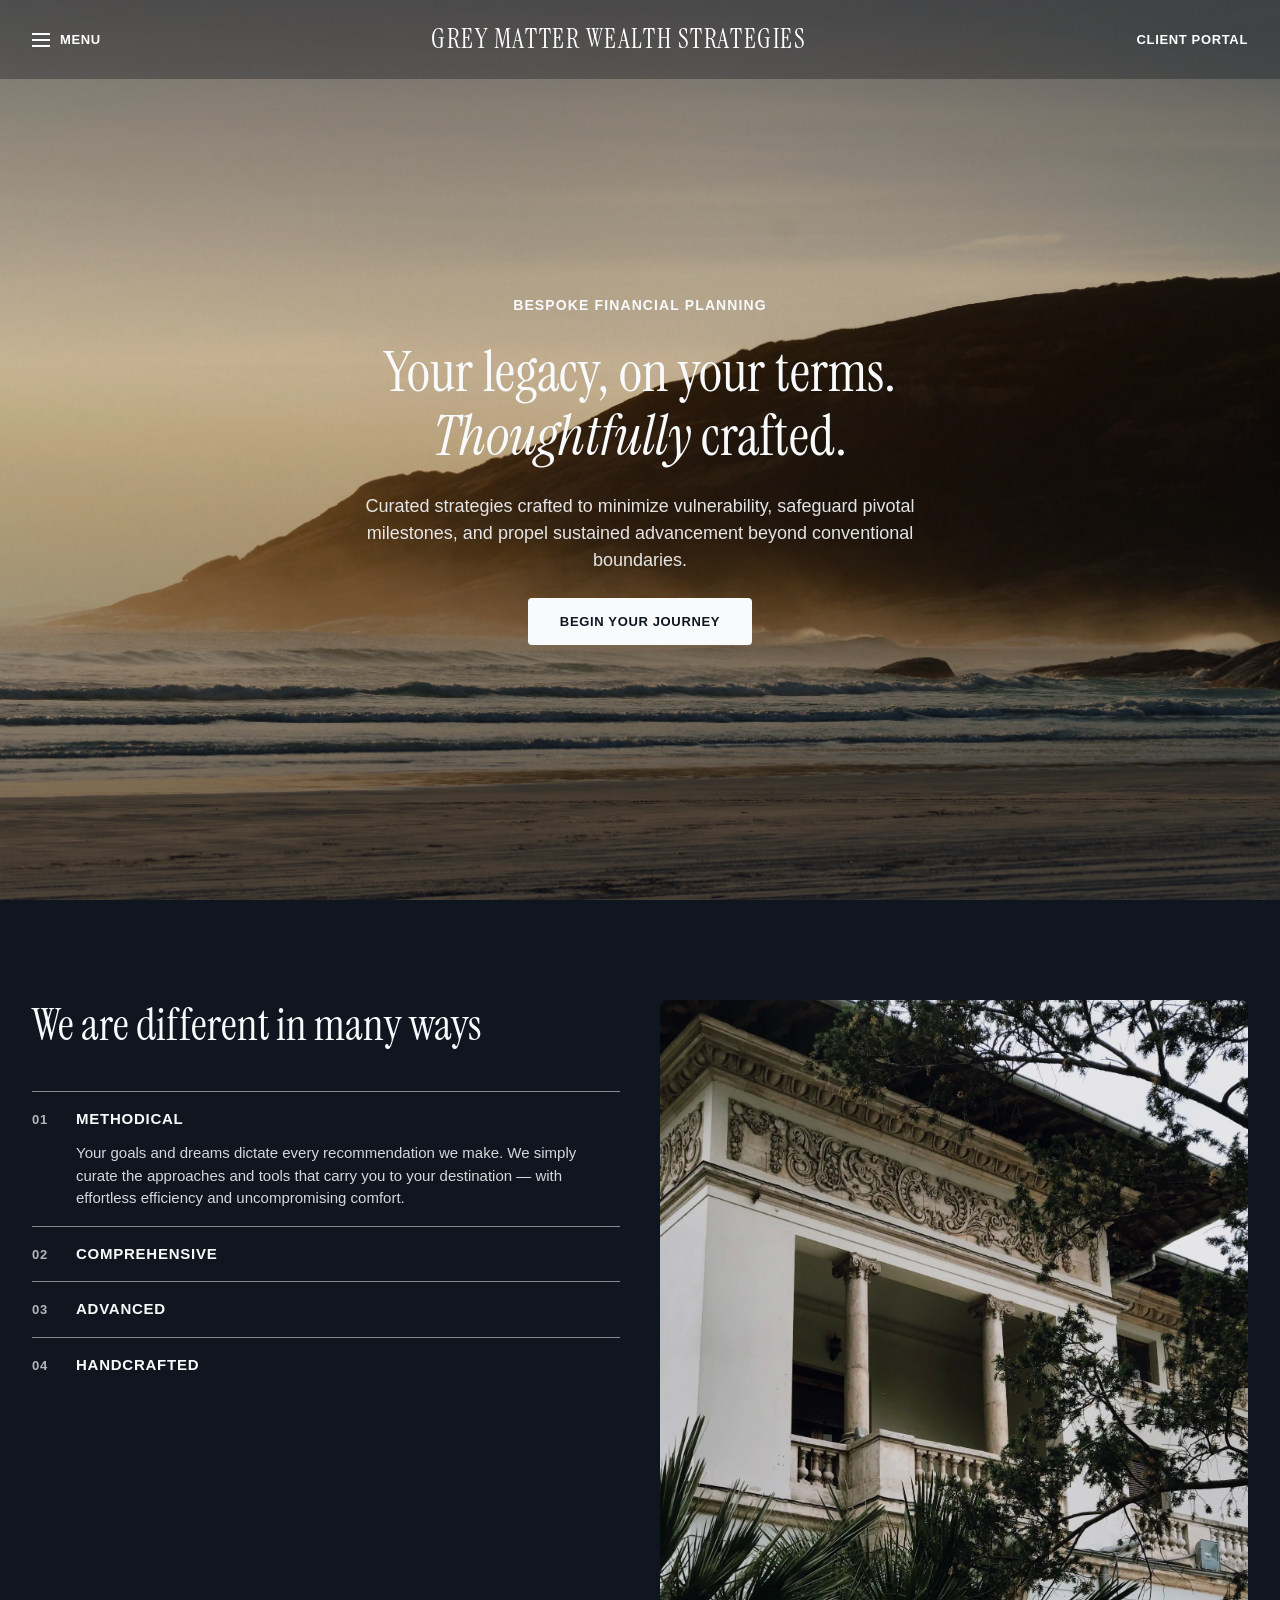
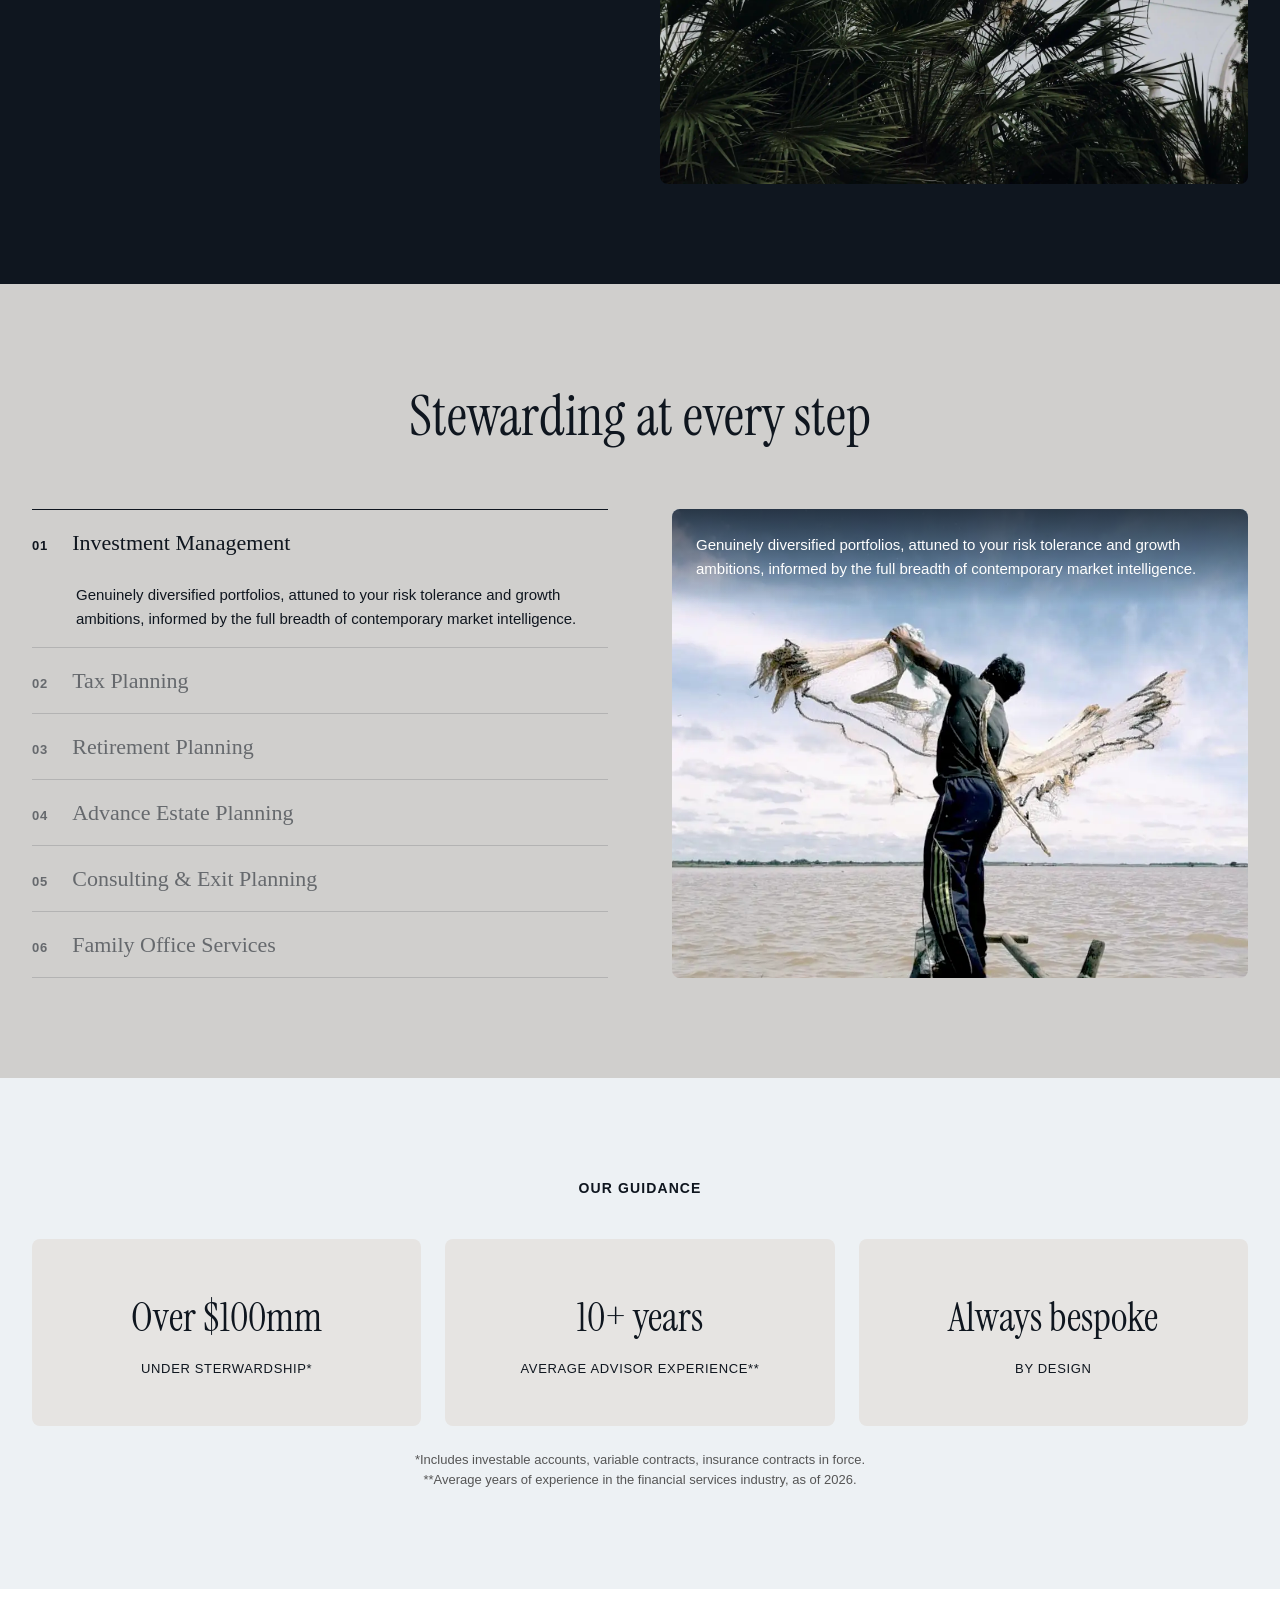
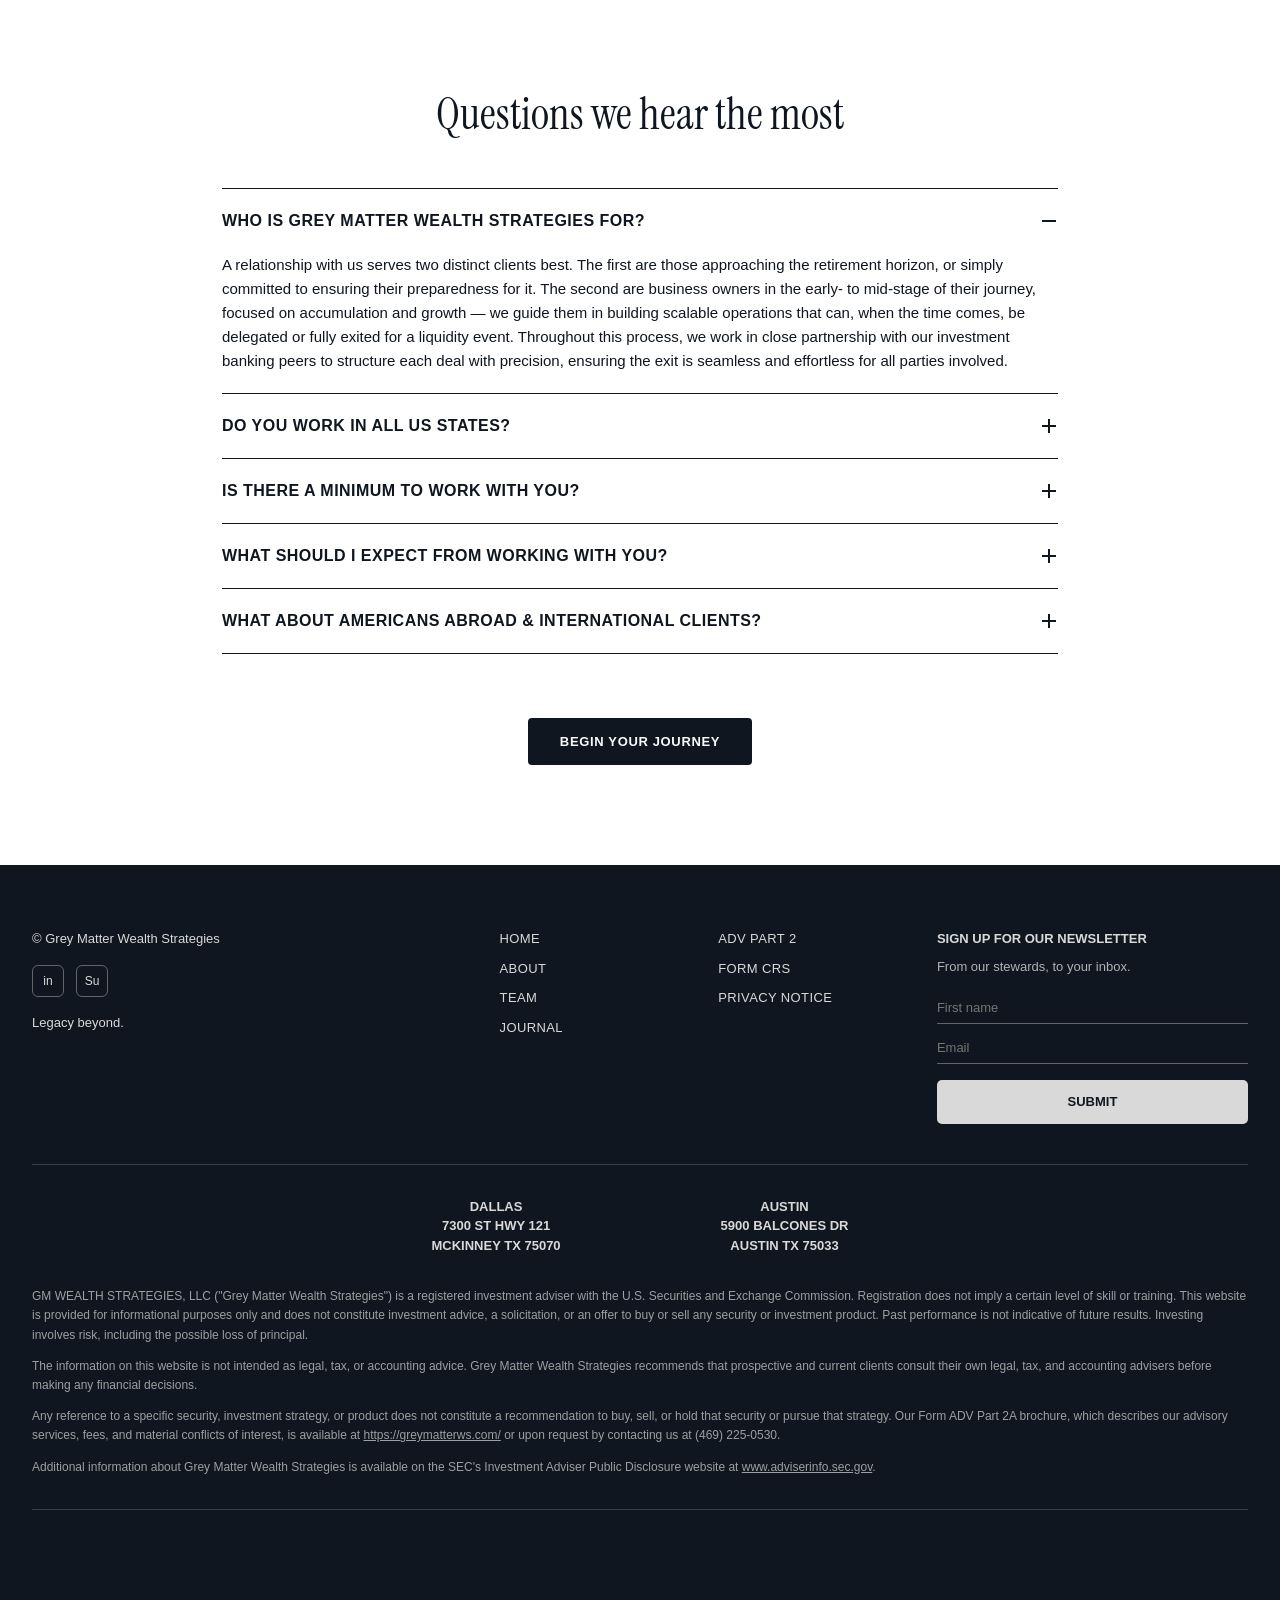
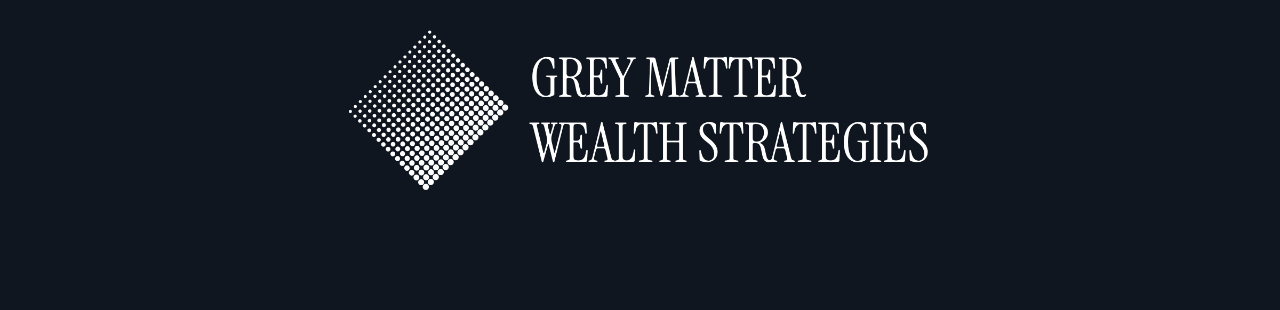
<file: index.html>
<!doctype html>
<html lang="en" class="preload">
<head>
<meta charset="utf-8"/>
<meta name="viewport" content="width=device-width, initial-scale=1"/>
<title>Grey Matter Wealth Strategies – Legacy Beyond</title>
<link rel="canonical" href="https://greymatterws.com/"/>
<link rel="preconnect" href="https://fonts.googleapis.com"/>
<link rel="preconnect" href="https://fonts.gstatic.com" crossorigin/>
<link rel="stylesheet" href="https://fonts.googleapis.com/css2?family=Instrument+Serif&display=swap"/>
<link rel="stylesheet" href="css/style.css"/>

<meta property="og:type" content="website">
<meta property="og:url" content="https://greymatterws.com/">
<meta property="og:title" content="Grey Matter Wealth Strategies – Legacy Beyond">
<meta property="og:description" content="Bespoke financial planning, retirement planning, tax planning, advanced estate planning and business consulting & exit planning.">
<meta name="description" content="Bespoke financial planning, retirement planning, tax planning, advanced estate planning and business consulting & exit planning.">
<meta property="og:image" content="https://greymatterws.com/images/favicon/longbody.png">
<meta property="og:image:width" content="1200">
<meta property="og:image:height" content="630">
<meta name="twitter:card" content="summary_large_image">
<meta name="twitter:title" content="Grey Matter Wealth Strategies – Legacy Beyond">
<meta name="twitter:description" content="Bespoke financial planning, retirement planning, tax planning, advanced estate planning and business consulting & exit planning.">
<meta name="twitter:image" content="https://greymatterws.com/images/favicon/longbody.png">
<link href="/images/favicon/favicon.svg" rel="icon" type="image/svg+xml">
    <link href="/images/favicon/favicon.svg" rel="icon" media="(prefers-color-scheme: light)">
    <link href="/images/favicon/favicon.svg" rel="icon" media="(prefers-color-scheme: dark)">
    <link rel="apple-touch-icon" href="/images/favicon/g.png">



</head>
<body>

<header class="nav">
  <button class="nav-menu-btn" type="button" aria-label="Open menu" aria-expanded="false" id="nav-menu-btn">
    <span class="hamburger"></span>
    <span class="nav-menu-text">MENU</span>
  </button>
  <a class="nav-logo" href="./">GREY MATTER WEALTH STRATEGIES</a>
  <a class="nav-cta" href="https://clients.greymatterws.com">Client Portal</a>
</header>

<div class="nav-drawer-overlay" id="nav-drawer-overlay"></div>
<nav class="nav-drawer" id="nav-drawer">
  <div class="nav-drawer-top">
    <img class="nav-drawer-logo-img" src="/images/long-logo-transp.png" alt="Grey Matter Wealth Strategies"/>
    <button class="nav-drawer-close" type="button" id="nav-drawer-close" aria-label="Close menu">&times;</button>
  </div>
  <div class="nav-drawer-links">
    <a href="/"><span class="nav-drawer-num">01</span>Home</a>
    <a href="/about"><span class="nav-drawer-num">02</span>About</a>
    <a href="#"><span class="nav-drawer-num">03</span>Team</a>
    <a href="https://journal.greymatterws.com"><span class="nav-drawer-num">04</span>Journal</a>
  </div>
  <a class="btn btn-light nav-drawer-cta" href="https://clients.greymatterws.com">Client Portal</a>
</nav>

<section class="hero">
  <img class="hero-bg" src="/images/new/beach3.webp" alt="" />
  <div class="hero-scrim"></div>
  <div class="hero-content">
    <p class="eyebrow">Bespoke Financial Planning</p>
    <h1>Your legacy, on your terms.<br/> <em>Thoughtfully</em> crafted.</h1>
    <p class="hero-sub">Curated strategies crafted to minimize vulnerability, safeguard pivotal milestones, and propel sustained advancement beyond conventional boundaries.</p>
    <a class="btn btn-light" href="https://join.greymatterws.com">Begin your journey</a>
  </div>
</section>

<section class="possible" id="possible">
  <div class="possible-inner">
    <div class="possible-panel">
      <h2>We are different in many ways</h2>
      <div class="accordion" id="possible-accordion">
        <div class="accordion-item is-open">
          <button class="accordion-trigger" type="button">
            <span class="accordion-num">01</span>
            <span class="accordion-title">Methodical</span>
          </button>
          <div class="accordion-panel">
            <p>Your goals and dreams dictate every recommendation we make. We simply curate the approaches and tools that carry you to your destination — with effortless efficiency and uncompromising comfort.</p>
          </div>
        </div>
        <div class="accordion-item">
          <button class="accordion-trigger" type="button">
            <span class="accordion-num">02</span>
            <span class="accordion-title">Comprehensive</span>
          </button>
          <div class="accordion-panel">
            <p>Our patrons are met with the assurance that all financial concerns will be resolved with precision and care. Your entire experience, from start to finish, is designed around ease, clarity, and seamless progression.</p>
          </div>
        </div>
        <div class="accordion-item">
          <button class="accordion-trigger" type="button">
            <span class="accordion-num">03</span>
            <span class="accordion-title">Advanced</span>
          </button>
          <div class="accordion-panel">
            <p>Precision begets excellence, and excellence begets solutions meticulously curated to the demands of your ultimate destination.</p>
          </div>
        </div>
        <div class="accordion-item">
          <button class="accordion-trigger" type="button">
            <span class="accordion-num">04</span>
            <span class="accordion-title">Handcrafted</span>
          </button>
          <div class="accordion-panel">
            <p>Though we are bound by common humanity, no two journeys are ever the same. From entry point to final destination, every approach and solution is meticulously crafted around your needs.</p>
          </div>
        </div>
      </div>
    </div>
    <div class="possible-image">
      <img src="/images/new/om3.webp" alt=""/>
    </div>
  </div>
</section>

<section class="services" id="services">
  <h2>Stewarding at every step</h2>
  <div class="services-inner">
    <div class="services-tabs" id="services-tabs">
      <button class="service-tab is-active" type="button" data-image="/images/new/fisher.webp">
        <span class="service-num">01</span>
        <span class="service-title">Investment Management</span>
        <p class="service-desc"><span>Genuinely diversified portfolios, attuned to your risk tolerance and growth ambitions, informed by the full breadth of contemporary market intelligence.</span></p>
      </button>
      <button class="service-tab" type="button" data-image="/images/new/pea.webp">
        <span class="service-num">02</span>
        <span class="service-title">Tax Planning</span>
        <p class="service-desc"><span>A refined, concierge-level approach to tax — quietly minimizing liabilities while ensuring every report is handled with exacting precision.</span></p>
      </button>
      <button class="service-tab" type="button" data-image="/images/new/tennis1.webp">
        <span class="service-num">03</span>
        <span class="service-title">Retirement Planning</span>
        <p class="service-desc"><span>Comprehensive strategies, thoughtfully crafted to secure the retirement lifestyle you've always envisioned.</span></p>
      </button>
      <button class="service-tab" type="button" data-image="/images/new/office1.webp">
        <span class="service-num">04</span>
        <span class="service-title">Advance Estate Planning</span>
        <p class="service-desc"><span>Estate planning solutions as distinctive as you are, drawn from the most sophisticated strategies to meet needs entirely your own.</span></p>
      </button>
      <button class="service-tab" type="button" data-image="/images/new/compass.webp">
        <span class="service-num">05</span>
        <span class="service-title">Consulting & Exit Planning</span>
        <p class="service-desc"><span>Strategic, hands-on guidance for business owners that brings clarity amid complexity, fosters scalable and sustainable value creation, and lays the groundwork for a deliberate, well-prepared next chapter.</span></p>
      </button>
      <button class="service-tab" type="button" data-image="/images/new/fo3.webp">
        <span class="service-num">06</span>
        <span class="service-title">Family Office Services</span>
        <p class="service-desc"><span>As stewards of your family's wealth, we stand as a lighthouse in an ever-shifting world, devoted to serving your dynasty across generations.</span></p>
      </button>
    </div>
    <div class="services-image">
      <img id="services-image" src="/images/new/fisher.webp" alt=""/>
      <div class="services-image-desc" id="services-image-desc"></div>
    </div>
  </div>
</section>

<section class="stats">
  <p class="eyebrow eyebrow-dark">Our guidance</p>
  <div class="stats-grid">
    <div class="stat-box">
      <p class="stat-number">Over $100mm</p>
      <p class="stat-label">under sterwardship*</p>
    </div>
    <div class="stat-box">
      <p class="stat-number">10+ years</p>
      <p class="stat-label">Average advisor experience**</p>
    </div>
    <div class="stat-box">
      <p class="stat-number">Always bespoke</p>
      <p class="stat-label">By design</p>
    </div>
  </div>
  <p class="stats-footnote">*Includes investable accounts, variable contracts, insurance contracts in force.<br>**Average years of experience in the financial services industry, as of 2026.</p>
</section>

<section class="faq" id="faq">
  <h2>Questions we hear the most</h2>
  <div class="faq-list" id="faq-list">
    <div class="faq-item is-open">
      <button class="faq-trigger" type="button">
        <span>Who is Grey Matter Wealth Strategies for?</span>
        <span class="faq-icon" aria-hidden="true"></span>
      </button>
      <div class="faq-panel">
        <p>A relationship with us serves two distinct clients best. The first are those approaching the retirement horizon, or simply committed to ensuring their preparedness for it. The second are business owners in the early- to mid-stage of their journey, focused on accumulation and growth — we guide them in building scalable operations that can, when the time comes, be delegated or fully exited for a liquidity event. Throughout this process, we work in close partnership with our investment banking peers to structure each deal with precision, ensuring the exit is seamless and effortless for all parties involved. </p>
      </div>
    </div>
    <div class="faq-item">
      <button class="faq-trigger" type="button">
        <span>Do you work in all US states?</span>
        <span class="faq-icon" aria-hidden="true"></span>
      </button>
      <div class="faq-panel">
        <p>Yes. We offer our services nationwide, with clients across US and its territories.</p>
      </div>
    </div>
    <div class="faq-item">
      <button class="faq-trigger" type="button">
        <span>Is there a minimum to work with you?</span>
        <span class="faq-icon" aria-hidden="true"></span>
      </button>
      <div class="faq-panel">
        <p>Our prime focus rests less on a number and more on the type of relationship we're able to establish with each client. As stewards of your family wealth, our aim is to be a genuinely helpful presence in your life. </p>
      </div>
    </div>
    <div class="faq-item">
      <button class="faq-trigger" type="button">
        <span>What should I expect from working with you?</span>
        <span class="faq-icon" aria-hidden="true"></span>
      </button>
      <div class="faq-panel">
        <p>Every engagement begins with precision — financial planning demands nothing less, and we ask for the fullest picture of your documentation to ensure our foundation is sound. Should anything require immediate attention, we act on it without delay. From there, we begin crafting a plan built entirely around your goals and dreams — one shaped as much by conversation as by data. The relationships we treasure most are those sustained by constant, candid communication, as it's this ongoing dialogue that allows your plan to evolve as thoughtfully as your life does.</p>
      </div>
    </div>
    <div class="faq-item">
      <button class="faq-trigger" type="button">
        <span>What about americans abroad & international clients?</span>
        <span class="faq-icon" aria-hidden="true"></span>
      </button>
      <div class="faq-panel">
        <p>We welcome Americans abroad, and international clients as well. Every relationship is approached with the same care and attention to detail, though some additional steps may be required to remain fully aligned with state and federal regulations.</p>
      </div>
    </div>
  </div>
  <div class="faq-cta-wrap">
    <a class="btn btn-dark" href="https://join.greymatterws.com">Begin your journey</a>
  </div>
</section>

<footer class="site-footer">
  <div class="footer-top">
    <div class="footer-brand">
      <!--p>(469) 225-0530</p-->
      <p>© Grey Matter Wealth Strategies</p>
      <div class="footer-social">
        <a href="#" target="_blank" rel="noopener" aria-label="LinkedIn">in</a>
        <a href="https://journal.greymatterws.com" target="_blank" rel="noopener" aria-label="Substack">Su</a>
        <!--a href="#" target="_blank" rel="noopener" aria-label="Instagram">ig</a-->
        <!--a href="#" target="_blank" rel="noopener" aria-label="Facebook">fb</a-->
      </div>
      <p class="footer-partner">Legacy beyond. &nbsp;&nbsp;<br/></p>
    </div>
    <nav class="footer-links">
      <a href="/">Home</a>
      <a href="/about">About</a>
      <a href="#">Team</a>
      <a href="https://journal.greymatterws.com">Journal</a>
      <!--a href="#" target="_blank" rel="noopener">Careers</a-->
    </nav>
    <nav class="footer-links">
      <a href="#" target="_blank" rel="noopener">ADV Part 2</a>
      <a href="#" target="_blank" rel="noopener">Form CRS</a>
      <a href="#" target="_blank" rel="noopener">Privacy Notice</a>
    </nav>
    <form class="footer-newsletter" action="https://sharedfate.substack.com/subscribe" target="_blank">
      <p class="footer-newsletter-title">Sign up for our newsletter</p>
      <p class="footer-newsletter-sub">From our stewards, to your inbox.</p>
      <input type="text" name="name" placeholder="First name" required/>
      <input type="email" name="email" placeholder="Email" required/>
      <button type="submit">Submit</button>
    </form>
  </div>
  <div class="footer-offices">
    <p>Dallas<br>7300 ST Hwy 121<br> McKinney TX 75070</p>
    <p>Austin<br>5900 Balcones Dr<br/>Austin TX 75033</p>
    
    
  </div>
  <div class="footer-legal">
    <p>GM WEALTH STRATEGIES, LLC ("Grey Matter Wealth Strategies") is a registered investment adviser with the U.S. Securities and Exchange Commission. Registration does not imply a certain level of skill or training. This website is provided for informational purposes only and does not constitute investment advice, a solicitation, or an offer to buy or sell any security or investment product. Past performance is not indicative of future results. Investing involves risk, including the possible loss of principal.</p>
    <p>The information on this website is not intended as legal, tax, or accounting advice. Grey Matter Wealth Strategies recommends that prospective and current clients consult their own legal, tax, and accounting advisers before making any financial decisions.</p>
    <p>Any reference to a specific security, investment strategy, or product does not constitute a recommendation to buy, sell, or hold that security or pursue that strategy. Our Form ADV Part 2A brochure, which describes our advisory services, fees, and material conflicts of interest, is available at <a href="#" rel="noopener">https://greymatterws.com/</a> or upon request by contacting us at (469) 225-0530.</p>
    <p>Additional information about Grey Matter Wealth Strategies is available on the SEC's Investment Adviser Public Disclosure website at <a href="http://www.adviserinfo.sec.gov/" rel="noopener">www.adviserinfo.sec.gov</a>.</p>
  </div>
  <div class="footer-wordmark">
    <center><img src="/images/long-logo-transp.png" alt="Grey Matter Wealth Strategies"/></center>
  </div>
</footer>

<script src="js/site.js" defer></script>
</body>
</html>
</file>
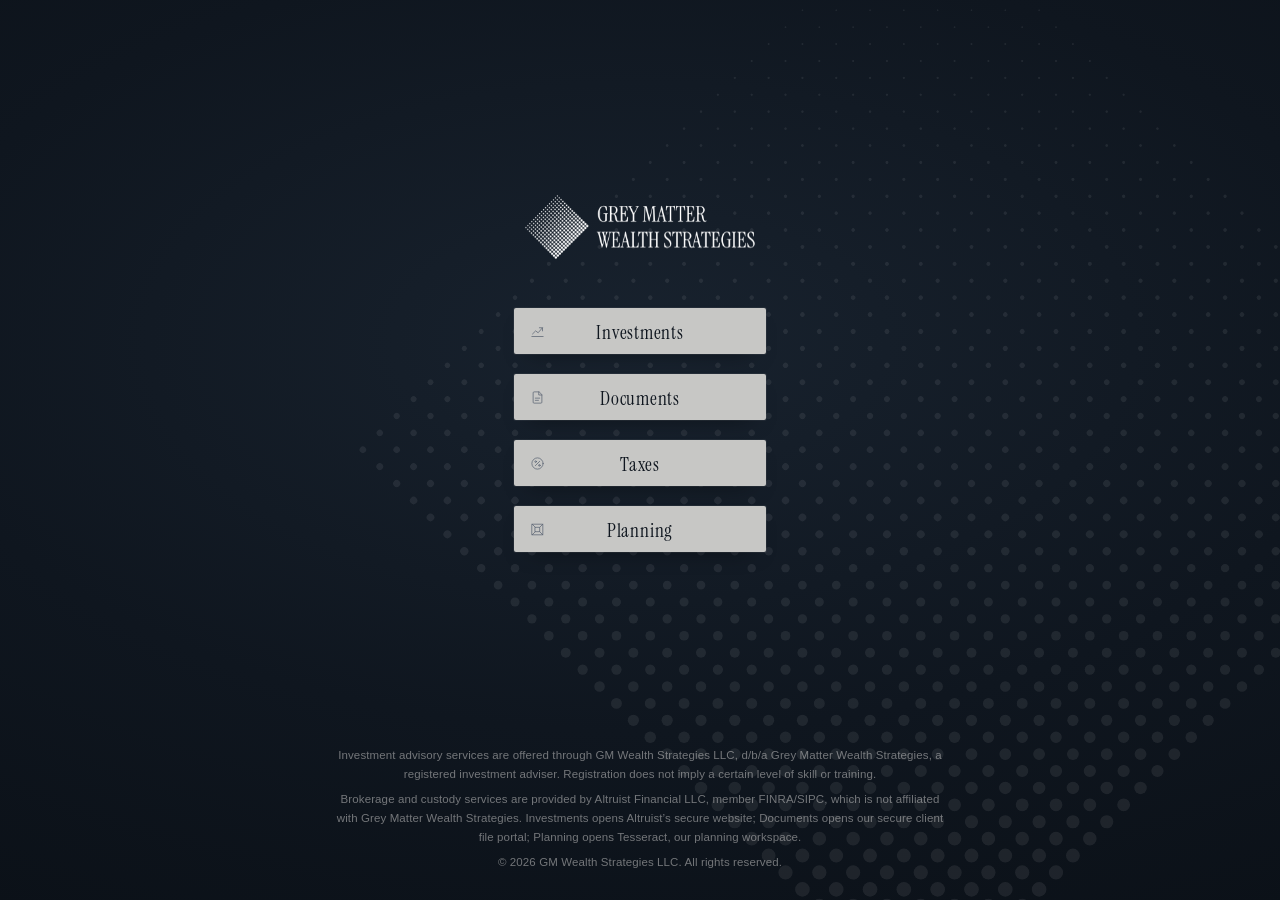
<file: cp/index.html>
<!doctype html>
<html lang="en">
<head>
<meta charset="utf-8">
<meta name="viewport" content="width=device-width, initial-scale=1, viewport-fit=cover">
<title>Client Portal · Grey Matter Wealth Strategies</title>
<meta name="robots" content="noindex">
<meta name="theme-color" content="#0F161F">
<link rel="icon" href="favicon.ico" sizes="any">
<link rel="icon" type="image/png" sizes="32x32" href="assets/favicon-32.png">
<link rel="apple-touch-icon" href="assets/apple-touch-icon.png">
<link rel="preconnect" href="https://fonts.googleapis.com">
<link rel="preconnect" href="https://fonts.gstatic.com" crossorigin>
<link href="https://fonts.googleapis.com/css2?family=Instrument+Serif&display=swap" rel="stylesheet">
<style>
  :root {
    --ink: #0F161F;
    --ink-deep: #090E14;
    --ink-lift: #18222E;
    --white: #FFFFFF;
    --paper: #C7C7C5;
    --paper-hover: #D3D3D1;
    --steel: #5B6573;
  }
  * { box-sizing: border-box; margin: 0; padding: 0; }
  html, body { height: 100%; }
  body {
    min-height: 100vh;
    min-height: 100dvh;
    background:
      radial-gradient(120% 90% at 50% 38%, var(--ink-lift) 0%, var(--ink) 48%, var(--ink-deep) 100%);
    color: var(--white);
    font-family: "Instrument Serif", Georgia, "Times New Roman", serif;
    -webkit-font-smoothing: antialiased;
    display: grid;
    grid-template-rows: 1fr auto;
    justify-items: center;
    padding: max(48px, env(safe-area-inset-top)) 24px max(28px, env(safe-area-inset-bottom));
    overflow: hidden;
    position: relative;
  }

  /* The halftone diamond from the mark, enlarged into a single quiet shape */
  .field {
    position: fixed;
    pointer-events: none;
    width: min(132vh, 1150px);
    aspect-ratio: 1;
    right: -24vh;
    top: 50%;
    transform: translateY(-50%);
    background: url("assets/halftone-diamond.svg") center / contain no-repeat;
    opacity: .075;
    animation: settle 1.8s cubic-bezier(.2,.7,.2,1) both;
  }
  @keyframes settle {
    from { opacity: 0; transform: translateY(-50%) scale(1.04); }
    to   { opacity: .075; transform: translateY(-50%) scale(1); }
  }
  @media (max-width: 760px) {
    .field { width: 150vw; right: -62vw; top: 4%; transform: none; animation-name: settle-m; }
    @keyframes settle-m { from { opacity: 0; } to { opacity: .075; } }
  }

  main {
    align-self: center;
    position: relative;
    width: 100%;
    max-width: 380px;
    display: flex;
    flex-direction: column;
    align-items: center;
  }
  /* Own, permanent layer so the logo isn't re-rasterized when buttons animate */
  .logo { width: min(232px, 62vw); height: auto; display: block; margin-bottom: 48px; transform: translateZ(0); backface-visibility: hidden; }

  .logo-link { display: block; }

  nav { width: 100%; max-width: 252px; display: grid; gap: 20px; }
  .btn {
    display: grid;
    grid-template-columns: 16px 1fr 16px;
    align-items: center;
    height: 46px;
    padding: 0 16px;
    background: var(--paper);
    color: var(--ink);
    border-radius: 2px;
    text-decoration: none;
    font-size: 19px;
    line-height: 1;
    letter-spacing: .04em;
    box-shadow: 0 0 0 1px rgba(255,255,255,.06), 0 10px 24px -16px rgba(0,0,0,.75);
    transition: background-color .2s ease, transform .2s ease, box-shadow .2s ease;
    will-change: transform;
  }
  .btn span { text-align: center; padding-top: 2px; }
  .btn svg { width: 15px; height: 15px; stroke: var(--steel); fill: none; stroke-width: 1.2; stroke-linecap: round; stroke-linejoin: round; transition: stroke .2s ease, transform .2s ease; }
  .btn:hover { background: var(--paper-hover); transform: translateY(-1px); box-shadow: 0 0 0 1px rgba(255,255,255,.08), 0 14px 28px -16px rgba(0,0,0,.8); }
  .btn:hover svg { stroke: var(--ink); }
  .btn:active { transform: translateY(0); }
  .btn:focus-visible { outline: 1.5px solid var(--white); outline-offset: 5px; }
  /* Taxes: no destination for now — same look, no hover or pointer */
  .btn:not([href]) { cursor: default; }
  .btn:not([href]):hover { background: var(--paper); transform: none; box-shadow: 0 0 0 1px rgba(255,255,255,.06), 0 10px 24px -16px rgba(0,0,0,.75); }
  .btn:not([href]):hover svg { stroke: var(--steel); }

  footer {
    position: relative;
    max-width: 620px;
    margin-top: 48px;
    text-align: center;
    font-family: -apple-system, "Segoe UI", Arial, sans-serif;
    font-size: 11.5px;
    line-height: 1.65;
    letter-spacing: .01em;
    color: rgba(236, 234, 231, .46);
  }
  footer p + p { margin-top: 6px; }

  @media (max-width: 420px) {
    footer { font-size: 11px; margin-top: 40px; }
    .logo { margin-bottom: 42px; }
    .btn { height: 46px; font-size: 18px; padding: 0 15px; }
  }
  @media (prefers-reduced-motion: reduce) {
    .field { animation: none; }
    .btn, .btn svg { transition: none; }
  }
</style>
</head>
<body>
  <div class="field" aria-hidden="true"></div>
  <main>
    <a class="logo-link" href="https://greymatterws.com">
      <img class="logo" src="assets/gmws-logo-white.png" width="706" height="200" alt="Grey Matter Wealth Strategies">
    </a>
    <nav aria-label="Client portal">
      <a class="btn" href="https://app.altruist.com/login/">
        <svg viewBox="0 0 24 24" aria-hidden="true"><path d="M3 20h18"/><path d="M4 16l5-5 4 3 7-8"/><path d="M15 6h5v5"/></svg>
        <span>Investments</span>
        <i aria-hidden="true"></i>
      </a>
      <a class="btn" href="https://greymatterws.com/il/">
        <svg viewBox="0 0 24 24" aria-hidden="true"><path d="M14 3H6.5A1.5 1.5 0 0 0 5 4.5v15A1.5 1.5 0 0 0 6.5 21h11a1.5 1.5 0 0 0 1.5-1.5V8z"/><path d="M14 3v5h5"/><path d="M8.5 13h7M8.5 16.5h5"/></svg>
        <span>Documents</span>
        <i aria-hidden="true"></i>
      </a>
      <a class="btn" href="#">
        <svg viewBox="0 0 24 24" aria-hidden="true"><circle cx="12" cy="12" r="9"/><path d="M15.5 8.5l-7 7"/><circle cx="9" cy="9" r="1.3"/><circle cx="15" cy="15" r="1.3"/></svg>
        <span>Taxes</span>
        <i aria-hidden="true"></i>
      </a>
      <a class="btn" href="https://greymatterws.com/ts/">
        <svg viewBox="0 0 24 24" aria-hidden="true"><rect x="3.5" y="3.5" width="17" height="17"/><rect x="8.5" y="8.5" width="7" height="7"/><path d="M3.5 3.5l5 5M20.5 3.5l-5 5M20.5 20.5l-5-5M3.5 20.5l5-5"/></svg>
        <span>Planning</span>
        <i aria-hidden="true"></i>
      </a>
    </nav>
  </main>
  <footer>
    <p>Investment advisory services are offered through GM Wealth Strategies LLC, d/b/a Grey Matter Wealth Strategies, a registered investment adviser. Registration does not imply a certain level of skill or training.</p>
    <p>Brokerage and custody services are provided by Altruist Financial LLC, member FINRA/SIPC, which is not affiliated with Grey Matter Wealth Strategies. Investments opens Altruist’s secure website; Documents opens our secure client file portal; Planning opens Tesseract, our planning workspace.</p>
    <p>© 2026 GM Wealth Strategies LLC. All rights reserved.</p>
  </footer>
</body>
</html>
</file>
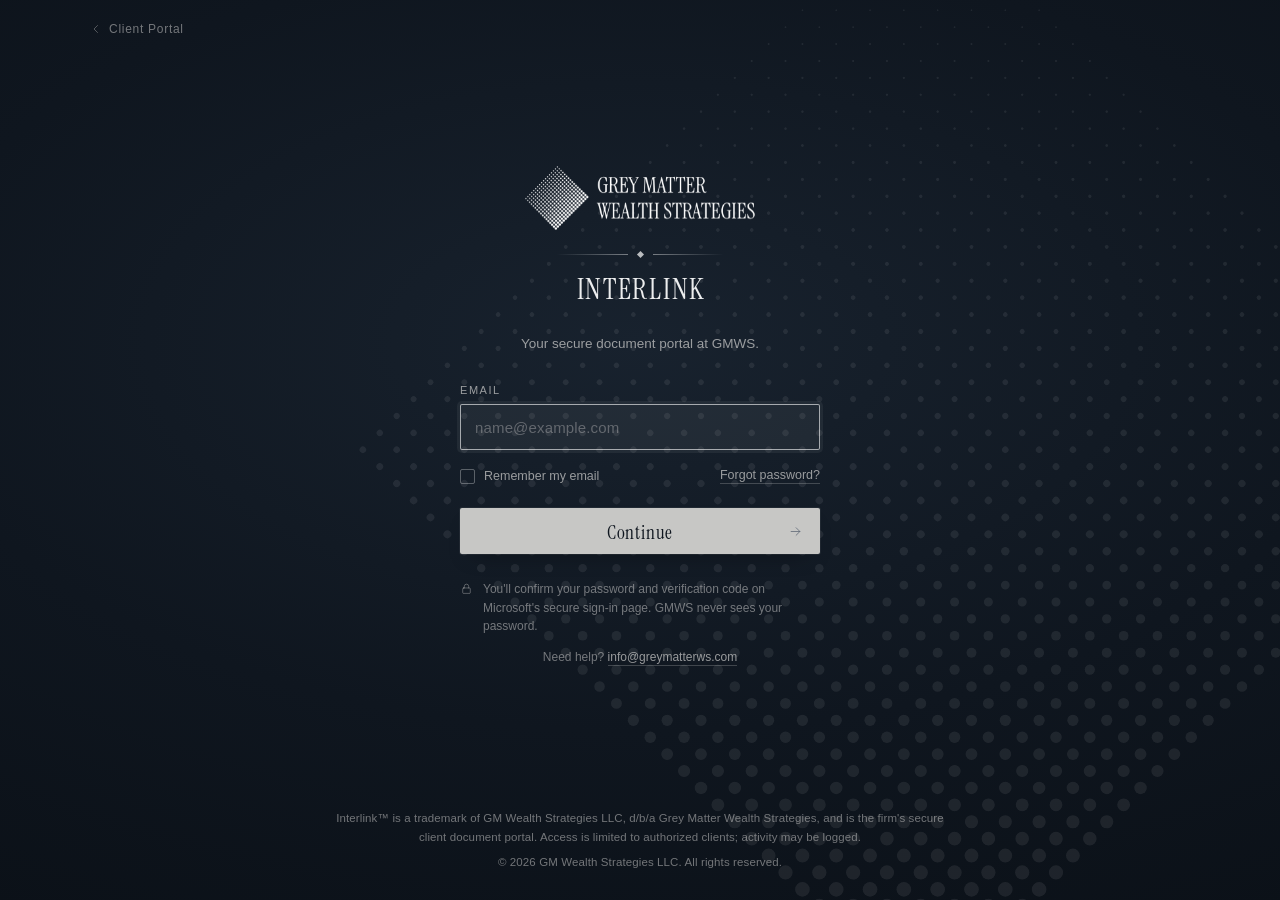
<file: il/index.html>
<!doctype html>
<html lang="en">
<head>
<meta charset="utf-8">
<meta name="viewport" content="width=device-width, initial-scale=1, viewport-fit=cover">
<title>Interlink · Grey Matter Wealth Strategies</title>
<meta name="robots" content="noindex">
<meta name="referrer" content="no-referrer">
<meta name="theme-color" content="#0F161F">
<link rel="icon" href="/cp/favicon.ico" sizes="any">
<link rel="icon" type="image/png" sizes="32x32" href="/cp/assets/favicon-32.png">
<link rel="apple-touch-icon" href="/cp/assets/apple-touch-icon.png">
<link rel="preconnect" href="https://fonts.googleapis.com">
<link rel="preconnect" href="https://fonts.gstatic.com" crossorigin>
<link href="https://fonts.googleapis.com/css2?family=Instrument+Serif&display=swap" rel="stylesheet">
<script>
  /* ================= SETTINGS — the only part you edit ================= */
  window.INTERLINK = {
    // The address your browser shows when you are inside the Interlink SharePoint site.
    siteUrl: "https://gmwealthstrategies.sharepoint.com/sites/portal/",

    // Your Microsoft 365 domain. Leave as is.
    tenant: "greymatterws.com",

    // "Application (client) ID" of the "Interlink Sign-in" app registration (see README).
    // Leave empty and the page still works; clients just type their email again on Microsoft's screen.
    clientId: "aa896067-4bf0-40e8-a27c-0ebee0c0d063",

    // The exact web address of this page. Must match the app registration's Redirect URI.
    redirectUri: "https://greymatterws.com/il/",

    // Where "Forgot password?" goes.
    resetUrl: "https://passwordreset.microsoftonline.com/",

    helpEmail: "info@greymatterws.com"
  };
  /* ===================================================================== */
</script>
<style>
  :root {
    --ink: #0F161F;
    --ink-deep: #090E14;
    --ink-lift: #18222E;
    --white: #FFFFFF;
    --paper: #C7C7C5;
    --paper-hover: #D3D3D1;
    --steel: #5B6573;
    --mist: rgba(236, 234, 231, .62);
    --faint: rgba(236, 234, 231, .46);
    --line: rgba(255, 255, 255, .16);
    --sans: -apple-system, "Segoe UI", Arial, sans-serif;
  }
  * { box-sizing: border-box; margin: 0; padding: 0; }
  html, body { height: 100%; }
  body {
    min-height: 100vh;
    min-height: 100dvh;
    background:
      radial-gradient(120% 90% at 50% 38%, var(--ink-lift) 0%, var(--ink) 48%, var(--ink-deep) 100%);
    color: var(--white);
    font-family: "Instrument Serif", Georgia, "Times New Roman", serif;
    -webkit-font-smoothing: antialiased;
    display: grid;
    grid-template-rows: auto 1fr auto;
    justify-items: center;
    padding: max(22px, env(safe-area-inset-top)) 24px max(28px, env(safe-area-inset-bottom));
    overflow-x: hidden;
    position: relative;
  }

  /* The halftone diamond from the mark, enlarged into a single quiet shape */
  .field {
    position: fixed;
    pointer-events: none;
    width: min(132vh, 1150px);
    aspect-ratio: 1;
    right: -24vh;
    top: 50%;
    transform: translateY(-50%);
    background: url("/cp/assets/halftone-diamond.svg") center / contain no-repeat;
    opacity: .075;
    animation: settle 1.8s cubic-bezier(.2,.7,.2,1) both;
  }
  @keyframes settle {
    from { opacity: 0; transform: translateY(-50%) scale(1.04); }
    to   { opacity: .075; transform: translateY(-50%) scale(1); }
  }
  @media (max-width: 760px) {
    .field { width: 150vw; right: -62vw; top: 4%; transform: none; animation-name: settle-m; }
    @keyframes settle-m { from { opacity: 0; } to { opacity: .075; } }
  }

  header {
    position: relative;
    width: 100%;
    max-width: 1100px;
    display: flex;
    justify-content: flex-start;
    align-items: center;
    font-family: var(--sans);
  }
  /* Own, permanent layer so the logo isn't re-rasterized when buttons animate */
  .logo-link { display: block; }
  .logo { width: min(232px, 62vw); height: auto; display: block; transform: translateZ(0); backface-visibility: hidden; }
  .back {
    color: var(--faint);
    font-size: 12px;
    letter-spacing: .06em;
    text-decoration: none;
    display: inline-flex; align-items: center; gap: 7px;
    transition: color .2s ease;
  }
  .back:hover { color: var(--white); }
  .back svg { width: 12px; height: 12px; stroke: currentColor; fill: none; stroke-width: 1.4; stroke-linecap: round; stroke-linejoin: round; }

  main {
    align-self: center;
    position: relative;
    width: 100%;
    max-width: 360px;
    display: flex;
    flex-direction: column;
    align-items: center;
    padding: 36px 0 12px;
  }
  .wordmark { font-size: min(29px, 8.8vw); line-height: 1; letter-spacing: .06em; padding-left: .06em; color: rgba(255,255,255,.92); margin: 0 0 30px; }

  /* Hairline with a small diamond, tying the GMWS mark to INTERLINK */
  .rule {
    width: min(168px, 50vw);
    height: 7px;
    margin: 20px 0 17px;
    display: grid;
    grid-template-columns: 1fr 7px 1fr;
    align-items: center;
    gap: 9px;
  }
  .rule::before, .rule::after { content: ""; height: 1px; }
  .rule::before { background: linear-gradient(90deg, rgba(255,255,255,0), rgba(255,255,255,.42)); }
  .rule::after  { background: linear-gradient(90deg, rgba(255,255,255,.42), rgba(255,255,255,0)); }
  .rule i { width: 5px; height: 5px; justify-self: center; background: rgba(255,255,255,.7); transform: rotate(45deg); }

  .sub { font-family: var(--sans); font-size: 13.5px; line-height: 1.5; color: var(--mist); text-align: center; }

  form { width: 100%; margin-top: 30px; display: grid; gap: 18px; }
  label.field-label {
    display: block;
    font-family: var(--sans);
    font-size: 11px;
    letter-spacing: .14em;
    text-transform: uppercase;
    color: var(--mist);
    margin-bottom: 8px;
  }
  input[type="email"] {
    width: 100%;
    height: 46px;
    padding: 0 14px;
    background: rgba(255, 255, 255, .035);
    border: 1px solid var(--line);
    border-radius: 2px;
    color: var(--white);
    font-family: var(--sans);
    font-size: 15px;
    letter-spacing: .01em;
    transition: border-color .2s ease, background-color .2s ease, box-shadow .2s ease;
  }
  input[type="email"]::placeholder { color: rgba(236, 234, 231, .32); }
  input[type="email"]:hover { border-color: rgba(255, 255, 255, .26); }
  input[type="email"]:focus { outline: none; border-color: rgba(255, 255, 255, .6); background: rgba(255, 255, 255, .055); box-shadow: 0 0 0 3px rgba(255, 255, 255, .06); }
  input[type="email"][aria-invalid="true"] { border-color: rgba(236, 160, 150, .75); }
  input:-webkit-autofill { -webkit-text-fill-color: var(--white); -webkit-box-shadow: 0 0 0 40px #141d28 inset; caret-color: var(--white); }

  .row {
    display: flex; justify-content: space-between; align-items: center; gap: 12px;
    font-family: var(--sans); font-size: 12.5px; color: var(--mist);
  }
  .check { display: inline-flex; align-items: center; gap: 9px; cursor: pointer; user-select: none; }
  .check input { appearance: none; -webkit-appearance: none; width: 15px; height: 15px; border: 1px solid rgba(255,255,255,.3); border-radius: 2px; background: transparent; display: grid; place-content: center; cursor: pointer; transition: border-color .2s ease, background-color .2s ease; }
  .check input::after { content: ""; width: 8px; height: 4px; border-left: 1.5px solid var(--ink); border-bottom: 1.5px solid var(--ink); transform: rotate(-45deg) translate(1px, -1px); opacity: 0; }
  .check input:checked { background: var(--paper); border-color: var(--paper); }
  .check input:checked::after { opacity: 1; }
  .check input:focus-visible { outline: 1.5px solid var(--white); outline-offset: 3px; }

  a.link { color: var(--mist); text-decoration: none; border-bottom: 1px solid rgba(236,234,231,.22); padding-bottom: 1px; transition: color .2s ease, border-color .2s ease; }
  a.link:hover { color: var(--white); border-color: rgba(255,255,255,.6); }
  a.link:focus-visible { outline: 1.5px solid var(--white); outline-offset: 3px; }

  .btn {
    margin-top: 6px;
    width: 100%;
    display: grid;
    grid-template-columns: 16px 1fr 16px;
    align-items: center;
    height: 46px;
    padding: 0 16px;
    background: var(--paper);
    color: var(--ink);
    border: 0;
    border-radius: 2px;
    cursor: pointer;
    font-family: inherit;
    font-size: 19px;
    line-height: 1;
    letter-spacing: .04em;
    box-shadow: 0 0 0 1px rgba(255,255,255,.06), 0 10px 24px -16px rgba(0,0,0,.75);
    transition: background-color .2s ease, transform .2s ease, box-shadow .2s ease;
    will-change: transform;
  }
  .btn span { text-align: center; padding-top: 2px; }
  .btn svg { width: 15px; height: 15px; stroke: var(--steel); fill: none; stroke-width: 1.2; stroke-linecap: round; stroke-linejoin: round; transition: stroke .2s ease, transform .2s ease; }
  .btn:hover { background: var(--paper-hover); transform: translateY(-1px); box-shadow: 0 0 0 1px rgba(255,255,255,.08), 0 14px 28px -16px rgba(0,0,0,.8); }
  .btn:hover svg { stroke: var(--ink); transform: translateX(2px); }
  .btn:active { transform: translateY(0); }
  .btn:focus-visible { outline: 1.5px solid var(--white); outline-offset: 5px; }
  .btn[disabled] { cursor: progress; background: var(--paper-hover); }

  .msg {
    display: none;
    font-family: var(--sans); font-size: 12.5px; line-height: 1.5;
    color: #F1D3CE;
    background: rgba(200, 90, 80, .12);
    border: 1px solid rgba(220, 120, 110, .35);
    border-radius: 2px;
    padding: 10px 12px;
  }
  .msg.show { display: block; }

  .assure {
    margin-top: 26px;
    display: flex; gap: 10px; align-items: flex-start;
    font-family: var(--sans); font-size: 12px; line-height: 1.55; color: var(--faint);
  }
  .assure svg { flex: 0 0 13px; width: 13px; height: 13px; margin-top: 2px; stroke: currentColor; fill: none; stroke-width: 1.3; stroke-linecap: round; stroke-linejoin: round; }
  .help { margin-top: 14px; font-family: var(--sans); font-size: 12px; color: var(--faint); text-align: center; }

  footer {
    position: relative;
    max-width: 620px;
    margin-top: 40px;
    text-align: center;
    font-family: var(--sans);
    font-size: 11.5px;
    line-height: 1.65;
    letter-spacing: .01em;
    color: var(--faint);
  }
  footer p + p { margin-top: 6px; }

  .sr { position: absolute; width: 1px; height: 1px; overflow: hidden; clip: rect(0 0 0 0); white-space: nowrap; }

  @media (max-width: 420px) {
    footer { font-size: 11px; margin-top: 32px; }
    .wordmark { margin: 0 0 26px; }
    .rule { margin: 18px 0 15px; }
  }
  @media (prefers-reduced-motion: reduce) {
    .field { animation: none; }
    .btn, .btn svg, input { transition: none; }
  }
</style>
</head>
<body>
  <div class="field" aria-hidden="true"></div>

  <header>
    <a class="back" href="https://greymatterws.com/cp/">
      <svg viewBox="0 0 24 24" aria-hidden="true"><path d="M15 5l-7 7 7 7"/></svg>
      Client Portal
    </a>
  </header>

  <main>
    <a class="logo-link" href="https://greymatterws.com">
      <img class="logo" src="/cp/assets/gmws-logo-white.png" width="706" height="200" alt="Grey Matter Wealth Strategies">
    </a>
    <div class="rule" aria-hidden="true"><i></i></div>
    <div class="wordmark" role="img" aria-label="Interlink">INTERLINK</div>

    <p class="sub">Your secure document portal at GMWS.</p>

    <form id="signin" novalidate>
      <div class="msg" id="msg" role="alert"></div>

      <div>
        <label class="field-label" for="email">Email</label>
        <input id="email" name="email" type="email" inputmode="email" autocomplete="username" autocapitalize="off" spellcheck="false" placeholder="name@example.com" required>
      </div>

      <div class="row">
        <label class="check"><input type="checkbox" id="remember"> Remember my email</label>
        <a class="link" id="forgot" href="https://passwordreset.microsoftonline.com/">Forgot password?</a>
      </div>

      <button class="btn" type="submit" id="go">
        <i aria-hidden="true"></i>
        <span id="go-label">Continue</span>
        <svg viewBox="0 0 24 24" aria-hidden="true"><path d="M5 12h14"/><path d="M13 6l6 6-6 6"/></svg>
      </button>
    </form>

    <p class="assure">
      <svg viewBox="0 0 24 24" aria-hidden="true"><rect x="5" y="11" width="14" height="10" rx="1.5"/><path d="M8 11V8a4 4 0 0 1 8 0v3"/></svg>
      <span>You'll confirm your password and verification code on Microsoft's secure sign-in page. GMWS never sees your password.</span>
    </p>
    <p class="help">Need help? <a class="link" id="help" href="mailto:info@greymatterws.com">info@greymatterws.com</a></p>
  </main>

  <footer>
    <p>Interlink™ is a trademark of GM Wealth Strategies LLC, d/b/a Grey Matter Wealth Strategies, and is the firm's secure client document portal. Access is limited to authorized clients; activity may be logged.</p>
    <p>© 2026 GM Wealth Strategies LLC. All rights reserved.</p>
  </footer>

<script>
(function () {
  "use strict";
  var C = window.INTERLINK || {};
  var KEY_EMAIL = "interlink.email";
  var KEY_FLOW  = "interlink.flow";

  var form = document.getElementById("signin");
  var email = document.getElementById("email");
  var remember = document.getElementById("remember");
  var forgot = document.getElementById("forgot");
  var msg = document.getElementById("msg");
  var go = document.getElementById("go");
  var goLabel = document.getElementById("go-label");
  var help = document.getElementById("help");

  function store(kind) { try { return window[kind]; } catch (e) { return null; } }
  function get(kind, k) { var s = store(kind); try { return s ? s.getItem(k) : null; } catch (e) { return null; } }
  function put(kind, k, v) { var s = store(kind); try { if (s) s.setItem(k, v); } catch (e) {} }
  function del(kind, k) { var s = store(kind); try { if (s) s.removeItem(k); } catch (e) {} }

  var siteReady = /^https:\/\/[^\s]+$/i.test(C.siteUrl || "");

  if (C.helpEmail) { help.href = "mailto:" + C.helpEmail; help.textContent = C.helpEmail; }
  if (C.resetUrl) forgot.href = C.resetUrl;

  function show(text) { msg.textContent = text; msg.classList.add("show"); }
  function clear() { msg.textContent = ""; msg.classList.remove("show"); }
  function busy(on) { go.disabled = on; goLabel.textContent = on ? "Opening secure sign-in…" : "Continue"; }

  /* ---- Coming back from Microsoft ---- */
  function readReturn() {
    var raw = (location.hash || "").replace(/^#/, "");
    if (!raw) return false;
    var p = new URLSearchParams(raw);
    if (!p.has("state") && !p.has("error")) return false;
    history.replaceState(null, "", location.pathname + location.search);   // drop the code from the address bar
    var saved = null;
    try { saved = JSON.parse(get("sessionStorage", KEY_FLOW) || "null"); } catch (e) {}
    del("sessionStorage", KEY_FLOW);

    if (p.has("error")) {
      var err = p.get("error");
      var desc = p.get("error_description") || "";
      if (err === "access_denied" && /AADSTS65004|declined/i.test(desc)) {
        show("Sign-in was cancelled. Enter your email to try again.");
      } else if (/AADSTS50020|AADSTS500200/.test(desc)) {
        show("That email isn't set up for Interlink yet. Contact " + (C.helpEmail || "us") + " for access.");
      } else {
        show("We couldn't complete sign-in. Please try again, or contact " + (C.helpEmail || "us") + ".");
      }
      if (saved && saved.email) email.value = saved.email;
      return true;
    }
    if (saved && p.get("state") === saved.state && siteReady) {
      busy(true); goLabel.textContent = "Opening Interlink…";
      location.replace(C.siteUrl);
      return true;
    }
    show("Your sign-in link expired. Enter your email to continue.");
    return true;
  }

  /* ---- PKCE helpers (lets the app registration be Web or Single-page) ---- */
  function rand(n) {
    var a = new Uint8Array(n); (window.crypto || window.msCrypto).getRandomValues(a);
    return b64url(a);
  }
  function b64url(bytes) {
    var s = ""; for (var i = 0; i < bytes.length; i++) s += String.fromCharCode(bytes[i]);
    return btoa(s).replace(/\+/g, "-").replace(/\//g, "_").replace(/=+$/, "");
  }
  function challenge(verifier) {
    if (!window.crypto || !crypto.subtle) return Promise.resolve(null);
    return crypto.subtle.digest("SHA-256", new TextEncoder().encode(verifier))
      .then(function (h) { return b64url(new Uint8Array(h)); })
      .catch(function () { return null; });
  }

  function authorizeUrl(addr, state, codeChallenge) {
    var q = new URLSearchParams({
      client_id: C.clientId,
      response_type: "code",
      response_mode: "fragment",
      redirect_uri: C.redirectUri,
      scope: "openid",
      state: state,
      login_hint: addr
    });
    if (codeChallenge) { q.set("code_challenge", codeChallenge); q.set("code_challenge_method", "S256"); }
    return "https://login.microsoftonline.com/" + encodeURIComponent(C.tenant || "organizations") + "/oauth2/v2.0/authorize?" + q.toString();
  }

  /* ---- Page start ---- */
  var returning = readReturn();
  var savedEmail = get("localStorage", KEY_EMAIL);
  if (savedEmail && !email.value) { email.value = savedEmail; remember.checked = true; }
  if (!returning) { (email.value ? go : email).focus({ preventScroll: true }); }

  email.addEventListener("input", function () { email.removeAttribute("aria-invalid"); clear(); });

  forgot.addEventListener("click", function () {
    var v = email.value.trim();
    if (v && C.resetUrl) forgot.href = C.resetUrl + (C.resetUrl.indexOf("?") < 0 ? "?" : "&") + "username=" + encodeURIComponent(v);
  });

  form.addEventListener("submit", function (ev) {
    ev.preventDefault();
    clear();
    var v = email.value.trim();
    if (!/^[^\s@]+@[^\s@]+\.[^\s@]+$/.test(v)) {
      email.setAttribute("aria-invalid", "true");
      show("Enter the email address you use for Interlink.");
      email.focus();
      return;
    }
    if (!siteReady) { show("Interlink isn't connected yet. Contact " + (C.helpEmail || "us") + "."); return; }

    if (remember.checked) put("localStorage", KEY_EMAIL, v); else del("localStorage", KEY_EMAIL);
    busy(true);

    if (!C.clientId) { location.assign(C.siteUrl); return; }   // works without the app registration; Microsoft asks for the email again

    var state = rand(16), verifier = rand(48);
    put("sessionStorage", KEY_FLOW, JSON.stringify({ state: state, email: v, t: Date.now() }));
    challenge(verifier).then(function (cc) { location.assign(authorizeUrl(v, state, cc)); });
  });

  window.addEventListener("pageshow", function (e) { if (e.persisted) busy(false); });
})();
</script>
</body>
</html>
</file>
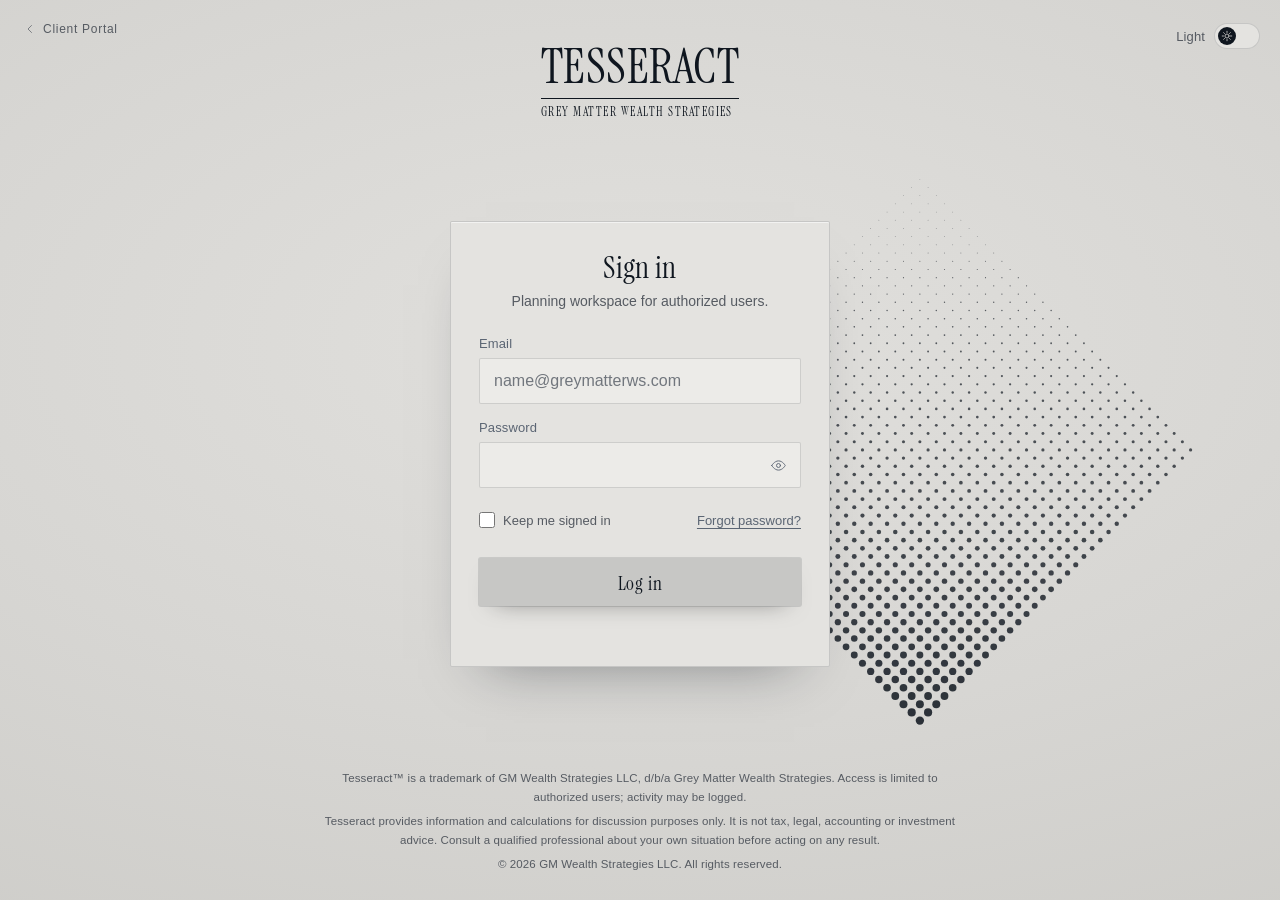
<file: ts/index.html>
<!DOCTYPE html>
<html lang="en">
<head>
<meta charset="utf-8">
<meta name="viewport" content="width=device-width, initial-scale=1">
<title>Tesseract · Sign in</title>
<meta name="robots" content="noindex">
<meta name="theme-color" content="#D7D6D3">
<link rel="icon" type="image/png" sizes="32x32" href="/cp/assets/favicon-32.png">
<link rel="apple-touch-icon" href="/cp/assets/apple-touch-icon.png">
<link rel="preconnect" href="https://fonts.googleapis.com">
<link rel="preconnect" href="https://fonts.gstatic.com" crossorigin>
<link href="https://fonts.googleapis.com/css2?family=Instrument+Serif&display=swap" rel="stylesheet">
<style>
/*
VOICE: quiet, exact, private-office; few hues, fine detail, air.
IDEA: the GMWS halftone diamond is the seed; its dots break loose and rebuild as a four-dimensional cube.
PICTURE: one canvas: diamond → atoms → rotating tesseract, ink dots on the Impluvium ground.
COLOUR and TYPE: ground #D7D6D3, ink #0F161F, steel #5B6573; Instrument Serif for the lockup and button, system sans for fields.
LAYOUT: lockup on top, sign-in card in the centre, the animation floating right as on the client portal; stacks behind on phones.
*/
:root{
  color-scheme: light;
  --ground: #D7D6D3;
  --ground-lift: #E1E0DD;
  --ground-deep: #CBCAC6;
  --surface: #E4E3E0;
  --field: #ECEBE8;
  --ink: #0F161F;
  --btn: #C7C7C5;
  --btn-ink: #0F161F;
  --btn-hover: #D3D3D1;
  --steel: #5B6573;
  --muted: #565B62;
  --hair: rgba(15,22,31,.14);
  --inset: rgba(255,255,255,.55);
  --focus: rgba(15,22,31,.42);
  --focus-ring: rgba(15,22,31,.07);
  --ph: #71767D;
  --err: #7A2E2E;
  --faint: #565B62;
  --sans: -apple-system, BlinkMacSystemFont, "Segoe UI", Roboto, Arial, sans-serif;
  --serif: "Instrument Serif", Georgia, "Times New Roman", serif;
}
/* Dark: the GMWS navy version */
:root[data-mode=dark]{
  color-scheme: dark;
  --ground: #0F161F;
  --ground-lift: #18222E;
  --ground-deep: #090E14;
  --surface: #141C26;
  --field: #0C121A;
  --ink: #ECEAE7;
  --btn: #C7C7C5;
  --btn-ink: #0F161F;
  --btn-hover: #D3D3D1;
  --steel: #8F98A4;
  --muted: #A3A9B1;
  --hair: rgba(236,234,231,.12);
  --inset: rgba(255,255,255,.04);
  --focus: rgba(236,234,231,.4);
  --focus-ring: rgba(236,234,231,.06);
  --ph: #7D848D;
  --err: #E3A7A7;
  --faint: rgba(236,234,231,.46);
}
body,.card,.input,.go{transition:background-color .35s ease, color .35s ease, border-color .35s ease}

/* Back to Client Portal, upper left (same as Interlink) */
.back{
  position:fixed;z-index:2;top:7px;left:18px;min-height:44px;padding:0 6px;
  display:inline-flex;align-items:center;gap:7px;
  font:12px -apple-system, "Segoe UI", Arial, sans-serif;letter-spacing:.06em;
  color:var(--faint);text-decoration:none;transition:color .2s;
}
.back:hover{color:var(--ink)}
.back:focus-visible{outline:1.5px solid var(--ink);outline-offset:2px;border-radius:2px}
.back svg{width:12px;height:12px;stroke:currentColor;fill:none;stroke-width:1.4;stroke-linecap:round;stroke-linejoin:round}

/* Mode switch, upper right */
.mode{
  position:fixed;z-index:2;top:14px;right:14px;
  display:inline-flex;align-items:center;gap:9px;
  min-height:44px;padding:0 6px;border:0;background:none;cursor:pointer;
  font:13px var(--sans);letter-spacing:.01em;color:var(--muted);
}
.mode .track{
  position:relative;width:46px;height:26px;border-radius:13px;
  background:var(--surface);border:1px solid var(--hair);
  transition:background-color .3s ease,border-color .3s ease;
}
.mode .knob{
  position:absolute;top:3px;left:3px;width:18px;height:18px;border-radius:50%;
  background:var(--ink);display:grid;place-items:center;
  transition:transform .3s cubic-bezier(.3,.7,.2,1), background-color .3s ease;
}
.mode .knob svg{width:12px;height:12px;fill:none;stroke:var(--ground);stroke-width:1.6;stroke-linecap:round;stroke-linejoin:round}
.mode .moon{display:none}
.mode[aria-checked=true] .knob{transform:translateX(20px)}
.mode[aria-checked=true] .sun{display:none}
.mode[aria-checked=true] .moon{display:block}
.mode:hover{color:var(--ink)}
.mode:focus-visible{outline:1.5px solid var(--ink);outline-offset:2px;border-radius:2px}
*{box-sizing:border-box;min-width:0;margin:0;padding:0}
html,body{height:100%}
body{
  min-height:100vh;min-height:100dvh;
  background:radial-gradient(120% 90% at 50% 38%, var(--ground-lift) 0%, var(--ground) 48%, var(--ground-deep) 100%);
  color:var(--ink);font-family:var(--serif);-webkit-font-smoothing:antialiased;
  display:grid;grid-template-rows:auto 1fr auto;justify-items:center;gap:32px;
  padding:44px 24px 26px;position:relative;overflow:hidden;
}
canvas#tess{
  position:fixed;pointer-events:none;z-index:0;
  width:min(100vh,900px);aspect-ratio:1;
  right:max(-10vh,-90px);top:50%;transform:translateY(-50%);
}
header,main,footer{position:relative;z-index:1}

.lockup{display:inline-flex;flex-direction:column;color:var(--ink);text-decoration:none}
.lockup .name{font-size:48px;line-height:.96;letter-spacing:.01em;white-space:nowrap}
.lockup .rule{height:1px;background:var(--ink);margin:8px 0 7px}
.lockup .sub{font-size:12.4px;line-height:1;letter-spacing:.12em;margin-right:-.12em;white-space:nowrap}
.lockup:focus-visible{outline:1.5px solid var(--ink);outline-offset:8px}

main{align-self:center;width:100%;max-width:380px}
.card{
  background:var(--surface);border:1px solid var(--hair);border-radius:2px;
  padding:30px 28px 26px;
  box-shadow:0 1px 0 var(--inset) inset, 0 28px 56px -36px rgba(15,22,31,.5);
}
.card h1{font-weight:400;font-size:30px;line-height:1.05;letter-spacing:.01em;text-align:center}
.card .lede{font-family:var(--sans);font-size:14px;line-height:1.5;color:var(--muted);margin:8px 0 24px;text-align:center}
.field{display:grid;gap:7px;margin-bottom:16px}
.field label{font-family:var(--sans);font-size:13px;letter-spacing:.01em;color:var(--steel)}
.input{
  display:flex;align-items:center;height:46px;
  background:var(--field);border:1px solid var(--hair);border-radius:2px;
  transition:border-color .2s ease, box-shadow .2s ease;
}
.input:focus-within{border-color:var(--focus);box-shadow:0 0 0 3px var(--focus-ring)}
.input input{flex:1;height:100%;border:0;outline:0;background:transparent;padding:0 14px;font:16px var(--sans);color:var(--ink)}
.input input::placeholder{color:var(--ph)}
.peek{height:44px;width:44px;flex:none;display:grid;place-items:center;background:none;border:0;cursor:pointer;color:var(--steel);border-radius:2px}
.peek svg{width:17px;height:17px;fill:none;stroke:currentColor;stroke-width:1.3;stroke-linecap:round;stroke-linejoin:round}
.peek:hover{color:var(--ink)}
.peek:focus-visible{outline:1.5px solid var(--ink);outline-offset:-4px}
.row{display:flex;justify-content:space-between;align-items:center;gap:12px;margin:2px 0 22px;font-family:var(--sans);font-size:13px;color:var(--muted)}
.row label{display:inline-flex;align-items:center;gap:8px;cursor:pointer;min-height:32px}
.row input{width:16px;height:16px;accent-color:var(--ink)}
.row a{color:var(--steel);text-underline-offset:3px}
.row a:hover{color:var(--ink)}
.go{
  width:100%;height:48px;border:0;border-radius:2px;cursor:pointer;
  background:var(--btn);color:var(--btn-ink);
  font:19px/1 var(--serif);letter-spacing:.04em;
  box-shadow:0 0 0 1px rgba(15,22,31,.12), 0 10px 24px -16px rgba(0,0,0,.55);
  transition:background-color .2s ease, transform .2s ease;
}
.go span{display:inline-block;padding-top:2px}
.go:hover{background:var(--btn-hover);transform:translateY(-1px);box-shadow:0 0 0 1px rgba(15,22,31,.16), 0 14px 28px -16px rgba(0,0,0,.6)}
.go:active{transform:none}
.go:focus-visible{outline:1.5px solid var(--ink);outline-offset:4px}
.note{font-family:var(--sans);font-size:13px;line-height:1.5;color:var(--muted);margin-top:14px;min-height:20px;text-align:center}
.note.err{color:var(--err)}

footer{max-width:640px;text-align:center;font-family:var(--sans);font-size:11.5px;line-height:1.65;letter-spacing:.01em;color:var(--muted)}
footer p+p{margin-top:5px}

@media (max-width:760px){
  canvas#tess{width:min(150vw,720px);right:auto;left:50%;top:-4vh;transform:translateX(-50%);opacity:.55}
}
@media (max-width:520px){#modeLabel{display:none}.mode{top:8px;right:8px}.back{top:8px;left:8px}body{padding-top:62px}}
@media (max-width:420px){
  body{padding:36px 14px 22px;gap:26px}
  .lockup .name{font-size:42px}
  .lockup .sub{font-size:10.85px}
  .card{padding:26px 20px 22px}
  body{padding-top:62px}
  footer{font-size:11px}
}
@media (prefers-reduced-motion:reduce){body,.card,.go,.input,.mode .track,.mode .knob{transition:none}}
</style>
</head>
<body>
<canvas id="tess" aria-hidden="true"></canvas>

<a class="back" href="https://greymatterws.com/cp/">
  <svg viewBox="0 0 24 24" aria-hidden="true"><path d="M15 5l-7 7 7 7"/></svg>
  Client Portal
</a>

<button class="mode" id="mode" type="button" role="switch" aria-checked="false" aria-label="Dark mode">
  <span id="modeLabel">Light</span>
  <span class="track" aria-hidden="true"><span class="knob">
    <svg class="sun" viewBox="0 0 24 24"><circle cx="12" cy="12" r="4"/><path d="M12 2.5v2.5M12 19v2.5M2.5 12H5M19 12h2.5M5.3 5.3l1.8 1.8M16.9 16.9l1.8 1.8M5.3 18.7l1.8-1.8M16.9 7.1l1.8-1.8"/></svg>
    <svg class="moon" viewBox="0 0 24 24"><path d="M20 14.5A8 8 0 0 1 9.5 4a8 8 0 1 0 10.5 10.5z"/></svg>
  </span></span>
</button>

<header>
  <a class="lockup" href="https://greymatterws.com/cp/" aria-label="Tesseract, Grey Matter Wealth Strategies — back to Client Portal">
    <span class="name" aria-hidden="true">TESSERACT</span>
    <span class="rule" aria-hidden="true"></span>
    <span class="sub" aria-hidden="true">GREY MATTER WEALTH STRATEGIES</span>
  </a>
</header>

<main>
  <form class="card" id="signin" novalidate>
    <h1>Sign in</h1>
    <p class="lede">Planning workspace for authorized users.</p>

    <div class="field">
      <label for="email">Email</label>
      <div class="input"><input id="email" name="email" type="email" autocomplete="username" inputmode="email" placeholder="name@greymatterws.com" required></div>
    </div>

    <div class="field">
      <label for="password">Password</label>
      <div class="input">
        <input id="password" name="password" type="password" autocomplete="current-password" required>
        <button class="peek" type="button" id="peek" aria-label="Show password" aria-pressed="false">
          <svg viewBox="0 0 24 24" aria-hidden="true"><path d="M2.5 12s3.5-6.5 9.5-6.5S21.5 12 21.5 12 18 18.5 12 18.5 2.5 12 2.5 12z"/><circle cx="12" cy="12" r="2.8"/></svg>
        </button>
      </div>
    </div>

    <div class="row">
      <label><input type="checkbox" id="keep"> Keep me signed in</label>
      <a href="#" id="forgot">Forgot password?</a>
    </div>

    <button class="go" type="submit"><span>Log in</span></button>
    <p class="note" id="note" role="status" aria-live="polite"></p>
  </form>
</main>

<footer>
  <p>Tesseract™ is a trademark of GM Wealth Strategies LLC, d/b/a Grey Matter Wealth Strategies. Access is limited to authorized users; activity may be logged.</p>
  <p>Tesseract provides information and calculations for discussion purposes only. It is not tax, legal, accounting or investment advice. Consult a qualified professional about your own situation before acting on any result.</p>
  <p>© 2026 GM Wealth Strategies LLC. All rights reserved.</p>
</footer>

<script>
{
  /* ---------- light / dark ---------- */
  const root = document.documentElement;
  const modeBtn = document.getElementById('mode');
  const modeLabel = document.getElementById('modeLabel');
  const setMode = dark => {
    if (dark) root.dataset.mode = 'dark'; else delete root.dataset.mode;
    modeBtn.setAttribute('aria-checked', String(dark));
    modeLabel.textContent = dark ? 'Dark' : 'Light';
  };
  let saved = null;
  try { saved = localStorage.getItem('tesseract-mode'); } catch (e) {}
  setMode(saved === 'dark');
  modeBtn.addEventListener('click', () => {
    const dark = root.dataset.mode !== 'dark';
    setMode(dark);
    try { localStorage.setItem('tesseract-mode', dark ? 'dark' : 'light'); } catch (e) {}
  });

  /* ---------- sign-in (preview only) ---------- */
  const form = document.getElementById('signin');
  const note = document.getElementById('note');
  const pw = document.getElementById('password');
  const peek = document.getElementById('peek');
  peek.addEventListener('click', () => {
    const show = pw.type === 'password';
    pw.type = show ? 'text' : 'password';
    peek.setAttribute('aria-pressed', String(show));
    peek.setAttribute('aria-label', show ? 'Hide password' : 'Show password');
  });
  form.addEventListener('submit', e => {
    e.preventDefault();
    const email = document.getElementById('email');
    note.className = 'note';
    if (!email.value.trim() || !email.checkValidity()) { note.classList.add('err'); note.textContent = 'Enter a valid email address.'; email.focus(); return; }
    if (!pw.value) { note.classList.add('err'); note.textContent = 'Enter your password.'; pw.focus(); return; }
    note.textContent = 'Preview only. Sign-in isn’t connected yet.';
  });
  document.getElementById('forgot').addEventListener('click', e => {
    e.preventDefault();
    note.className = 'note';
    note.textContent = 'Password resets aren’t connected in this preview.';
  });

  /* ---------- diamond → atoms → tesseract ---------- */
  const cv = document.getElementById('tess');
  const ctx = cv.getContext('2d');
  const reduce = matchMedia('(prefers-reduced-motion: reduce)').matches;
  let W = 0, H = 0, dpr = 1;
  const size = () => {
    dpr = Math.min(window.devicePixelRatio || 1, 2);
    W = cv.clientWidth; H = cv.clientHeight;
    cv.width = Math.round(W * dpr); cv.height = Math.round(H * dpr);
  };
  const ro = new ResizeObserver(() => { size(); if (reduce) requestAnimationFrame(frame); }); ro.observe(cv); size();

  // seeded random so the shatter is the same every load
  let seed = 7;
  const rnd = () => (seed = (seed * 16807) % 2147483647) / 2147483647;

  // GMWS halftone diamond: 34×34 grid, rotated 45°, dots grow toward one corner
  const N = 34, dots = [];
  for (let i = 0; i < N; i++) for (let j = 0; j < N; j++) {
    const x = 10 + 20 * i, y = 10 + 20 * j, s = (x + y - 20) / 1320;
    const X = (x - y) * Math.SQRT1_2 + 480.8, Y = (x + y) * Math.SQRT1_2;
    dots.push({ dx: (X - 481) / 962, dy: (Y - 481) / 962, dr: (0.55 + 6.65 * s ** 1.6) / 962 });
  }

  // tesseract: 16 vertices, 32 edges
  const V = [];
  for (let k = 0; k < 16; k++) V.push([k & 1 ? 1 : -1, k & 2 ? 1 : -1, k & 4 ? 1 : -1, k & 8 ? 1 : -1]);
  const E = [];
  for (let a = 0; a < 16; a++) for (let b = a + 1; b < 16; b++) {
    const d = a ^ b; if (d && !(d & (d - 1))) E.push([a, b]);
  }

  // give every dot a slot on an edge, shuffled so the atoms cross as they rebuild
  const order = dots.map((_, i) => i);
  for (let i = order.length - 1; i > 0; i--) { const j = Math.floor(rnd() * (i + 1)); [order[i], order[j]] = [order[j], order[i]]; }
  const per = Math.ceil(dots.length / E.length);
  order.forEach((di, k) => {
    const d = dots[di], e = k % E.length, n = Math.floor(k / E.length);
    d.edge = e; d.t = per > 1 ? n / (per - 1) : 0;
    const ang = Math.atan2(d.dy, d.dx) + (rnd() - .5) * 1.4, push = .16 + rnd() * .34;
    d.sx = d.dx + Math.cos(ang) * push; d.sy = d.dy + Math.sin(ang) * push;
    d.ph = rnd() * Math.PI * 2; d.f = .6 + rnd() * .9;
  });

  const rot = (p, i, j, a) => { const c = Math.cos(a), s = Math.sin(a), u = p[i], v = p[j]; p[i] = u * c - v * s; p[j] = u * s + v * c; };
  const project = time => V.map(v => {
    const p = v.slice();
    rot(p, 0, 3, time * .31);           // x–w: the inside-out turn
    rot(p, 1, 2, time * .17 + .6);      // y–z
    rot(p, 2, 3, time * .11);           // z–w
    rot(p, 0, 2, .42);                  // fixed tilt so it never sits flat
    const k4 = 3.6 / (3.6 - p[3]);
    const x = p[0] * k4, y = p[1] * k4, z = p[2] * k4;
    const k3 = 5 / (5 - z);
    return { x: x * k3, y: y * k3, d: (z + p[3]) / 4 };   // d ≈ −1 far … +1 near
  });

  const ease = t => t <= 0 ? 0 : t >= 1 ? 1 : t < .5 ? 4 * t * t * t : 1 - (-2 * t + 2) ** 3 / 2;
  const clamp = t => Math.max(0, Math.min(1, t));
  const T_FADE = .9, T_SPLIT = 1.6, T_SCATTER = 3.1, T_BUILD = 3.5, T_DONE = 6.2;
  let t0 = null;

  const frame = now => {
    if (t0 === null) t0 = now;
    const T = reduce ? 40 : (now - t0) / 1000;
    const rgb = root.dataset.mode === 'dark' ? '236,234,231' : '15,22,31';
    const S = Math.min(W, H);
    ctx.setTransform(dpr, 0, 0, dpr, 0, 0);
    ctx.clearRect(0, 0, W, H);
    const cx = W / 2, cy = H / 2;

    const D = S * .62;                         // diamond display size
    const scale = S * .148;                    // tesseract unit
    const P = project(Math.max(0, T - T_BUILD) + 1.2);
    const fade = clamp(T / T_FADE);
    const split = ease(clamp((T - T_SPLIT) / (T_SCATTER - T_SPLIT)));
    const build = ease(clamp((T - T_BUILD) / (T_DONE - T_BUILD)));

    // faint edges once the shape has formed
    const lines = clamp((T - (T_DONE - .8)) / 1.4);
    if (lines > 0) {
      ctx.lineWidth = 1;
      for (const [a, b] of E) {
        const A = P[a], B = P[b], depth = (A.d + B.d) / 2;
        ctx.strokeStyle = `rgba(${rgb},${(.05 + .07 * (depth + 1) / 2) * lines})`;
        ctx.beginPath(); ctx.moveTo(cx + A.x * scale, cy + A.y * scale); ctx.lineTo(cx + B.x * scale, cy + B.y * scale); ctx.stroke();
      }
    }

    for (const d of dots) {
      // diamond and scattered "atom" states
      const drift = split * (1 - build) * .012;
      const sx = d.sx + Math.cos(T * d.f + d.ph) * drift, sy = d.sy + Math.sin(T * d.f * 1.3 + d.ph) * drift;
      let x = (d.dx + (sx - d.dx) * split) * D, y = (d.dy + (sy - d.dy) * split) * D;
      let r = d.dr * D + (S * .0032 - d.dr * D) * split;
      let a = (.62 + .25 * (d.dr / .0077)) * fade;
      a = a + (.5 - a) * split;
      if (build > 0) {
        const [ia, ib] = E[d.edge], A = P[ia], B = P[ib];
        const tx = (A.x + (B.x - A.x) * d.t) * scale, ty = (A.y + (B.y - A.y) * d.t) * scale;
        const depth = A.d + (B.d - A.d) * d.t, q = (depth + 1) / 2;
        x += (tx - x) * build; y += (ty - y) * build;
        r += (S * (.0018 + .0034 * q) - r) * build;
        a += ((.28 + .6 * q) - a) * build;
      }
      if (r < .25 || a <= 0) continue;
      ctx.fillStyle = `rgba(${rgb},${a.toFixed(3)})`;
      ctx.beginPath(); ctx.arc(cx + x, cy + y, r, 0, 6.2832); ctx.fill();
    }
    if (!reduce) requestAnimationFrame(frame);
  };
  requestAnimationFrame(frame);
}
</script>
</body>
</html>
</file>
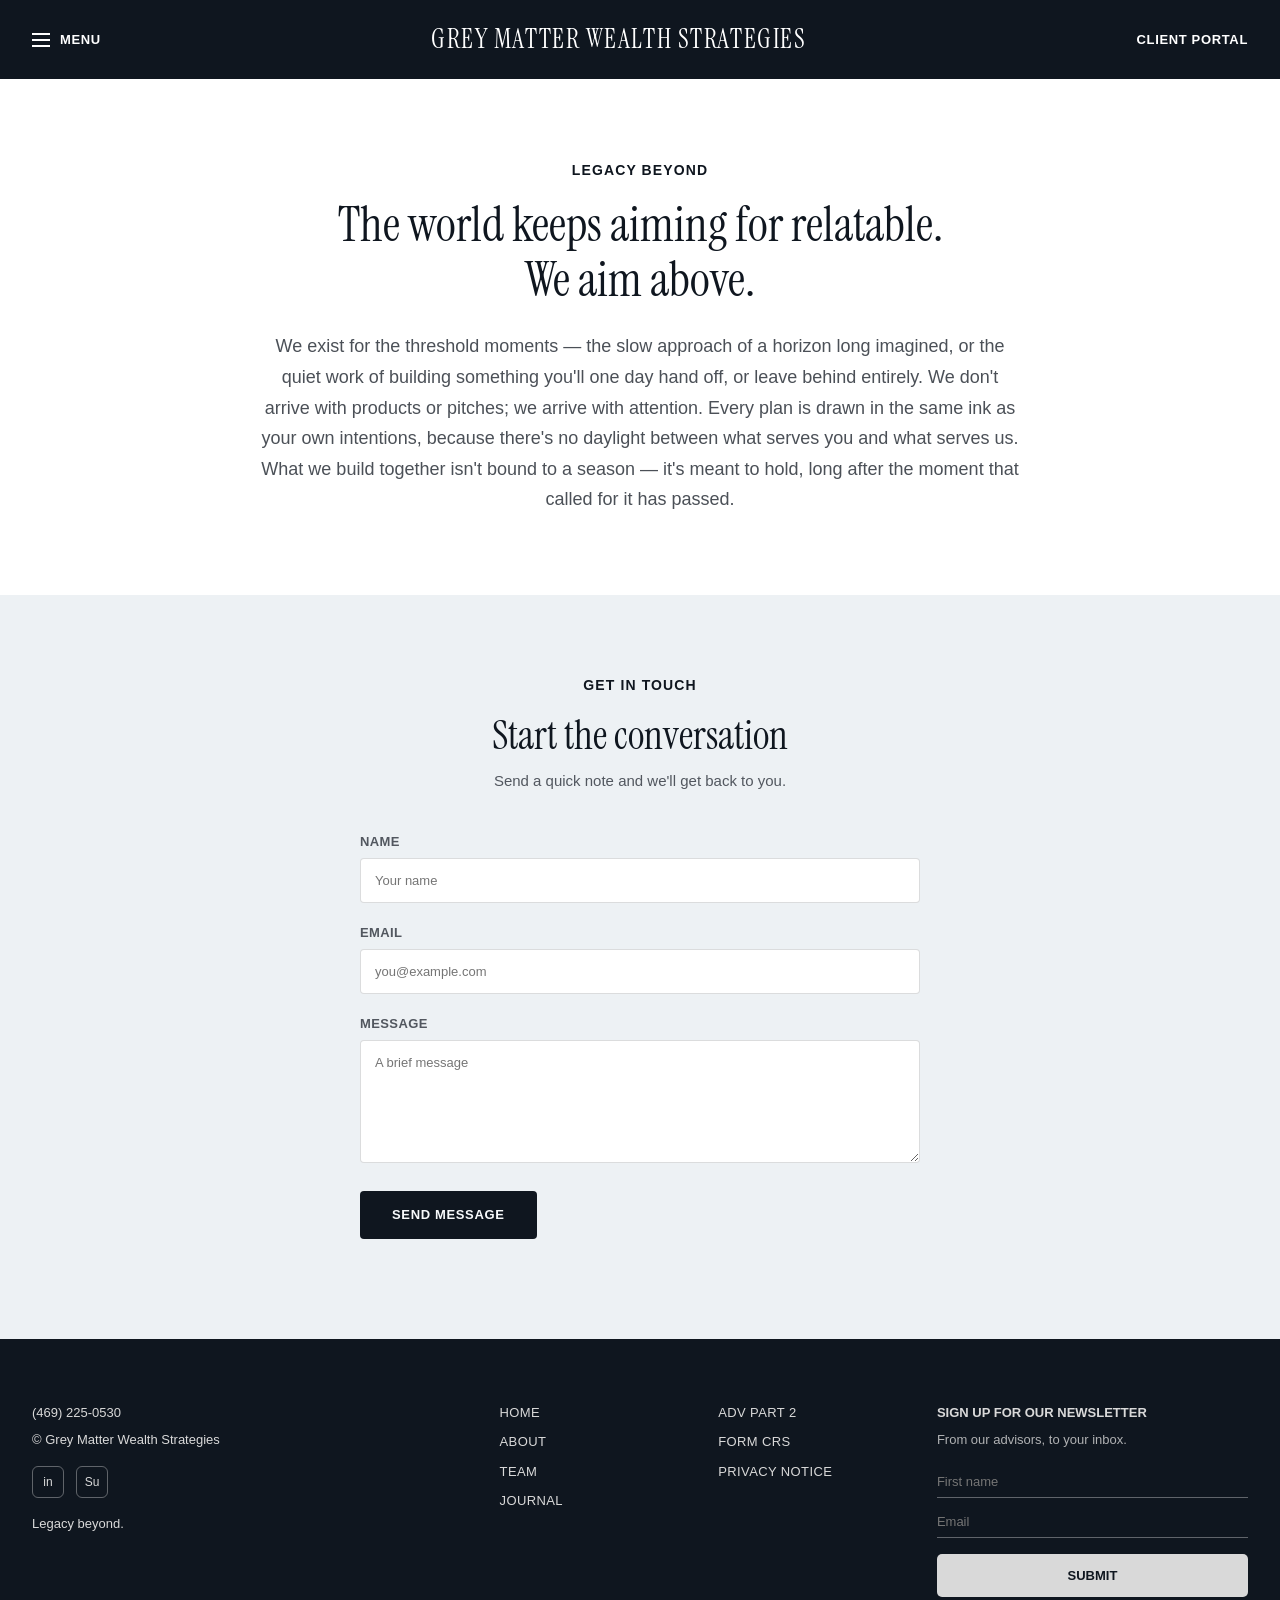
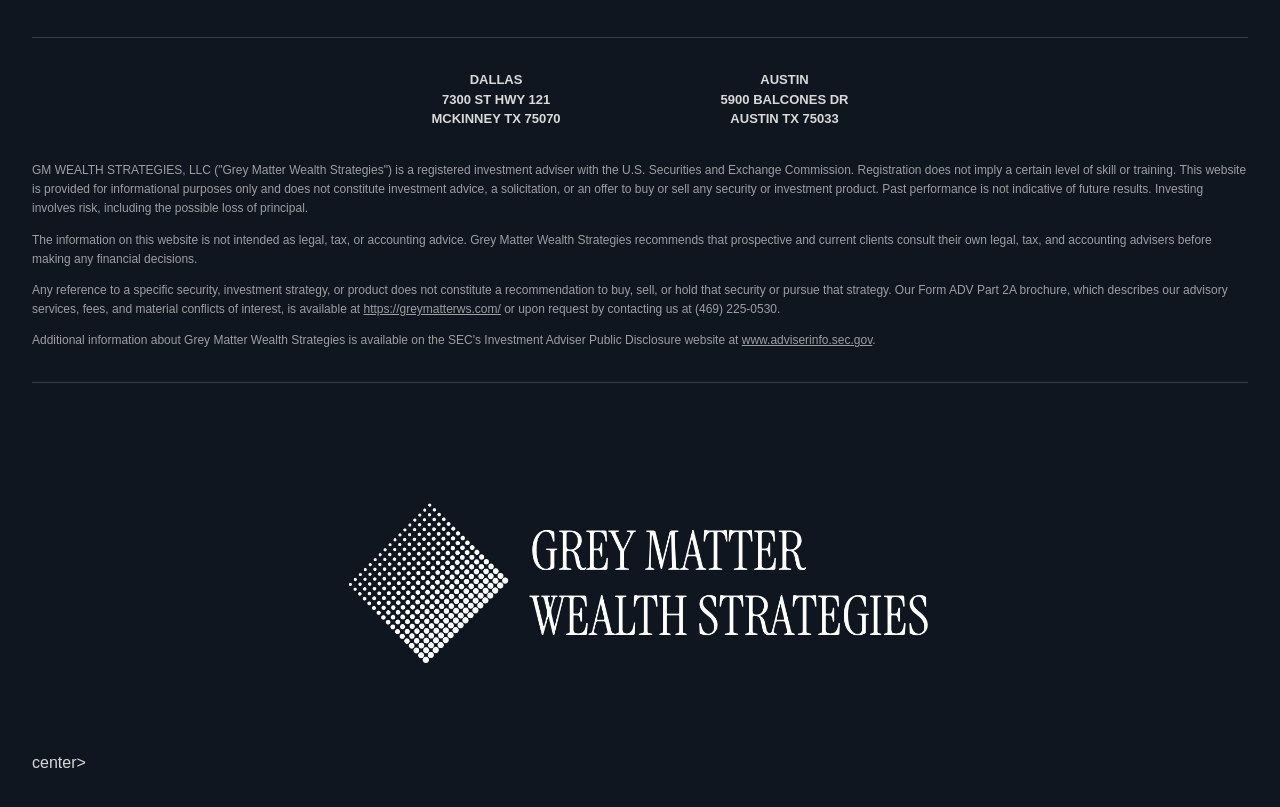
<file: about.html>
<!doctype html>
<html lang="en" class="preload">
<head>
<meta charset="utf-8"/>
<meta name="viewport" content="width=device-width, initial-scale=1"/>
<title>About – Grey Matter Wealth Strategies</title>
<link rel="canonical" href="https://greymatterws.com/about.html"/>
<link rel="preconnect" href="https://fonts.googleapis.com"/>
<link rel="preconnect" href="https://fonts.gstatic.com" crossorigin/>
<link rel="stylesheet" href="https://fonts.googleapis.com/css2?family=Instrument+Serif&display=swap"/>
<link rel="stylesheet" href="css/style.css"/>

<meta property="og:type" content="website">
<meta property="og:url" content="https://greymatterws.com/about.html">
<meta property="og:title" content="About – Grey Matter Wealth Strategies">
<meta property="og:description" content="Bespoke, fee-only financial planning built around your goals. Learn what Grey Matter Wealth Strategies is about, and get in touch.">
<meta name="description" content="Bespoke, fee-only financial planning built around your goals. Learn what Grey Matter Wealth Strategies is about, and get in touch.">
<meta property="og:image" content="https://greymatterws.com/images/favicon/longbody.png">
<meta property="og:image:width" content="1200">
<meta property="og:image:height" content="630">
<meta name="twitter:card" content="summary_large_image">
<meta name="twitter:title" content="About – Grey Matter Wealth Strategies">
<meta name="twitter:description" content="Bespoke, fee-only financial planning built around your goals. Learn what Grey Matter Wealth Strategies is about, and get in touch.">
<meta name="twitter:image" content="https://greymatterws.com/images/favicon/longbody.png">
<link href="/images/favicon/favicon.svg" rel="icon" type="image/svg+xml">
<link href="/images/favicon/favicon.svg" rel="icon" media="(prefers-color-scheme: light)">
<link href="/images/favicon/favicon.svg" rel="icon" media="(prefers-color-scheme: dark)">
<link rel="apple-touch-icon" href="/images/favicon/g.png">
</head>
<body>

<header class="nav nav-solid">
  <button class="nav-menu-btn" type="button" aria-label="Open menu" aria-expanded="false" id="nav-menu-btn">
    <span class="hamburger"></span>
    <span class="nav-menu-text">MENU</span>
  </button>
  <a class="nav-logo" href="/">GREY MATTER WEALTH STRATEGIES</a>
  <a class="nav-cta" href="https://clients.greymatterws.com">Client Portal</a>
</header>

<div class="nav-drawer-overlay" id="nav-drawer-overlay"></div>
<nav class="nav-drawer" id="nav-drawer">
  <div class="nav-drawer-top">
    <img class="nav-drawer-logo-img" src="/images/long-logo-transp.png" alt="Grey Matter Wealth Strategies"/>
    <button class="nav-drawer-close" type="button" id="nav-drawer-close" aria-label="Close menu">&times;</button>
  </div>
  <div class="nav-drawer-links">
    <a href="/"><span class="nav-drawer-num">01</span>Home</a>
    <a href="/about.html"><span class="nav-drawer-num">02</span>About</a>
    <a href="#"><span class="nav-drawer-num">03</span>Team</a>
    <a href="https://journal.greymatterws.com"><span class="nav-drawer-num">04</span>Journal</a>
  </div>
  <a class="btn btn-light nav-drawer-cta" href="https://clients.greymatterws.com">Client Portal</a>
</nav>

<section class="about-intro">
  <div class="about-intro-inner">
    <p class="eyebrow">Legacy Beyond</p>
    <h1>The world keeps aiming for relatable. <br>We aim above.</h1>
    <p class="about-intro-text">We exist for the threshold moments — the slow approach of a horizon long imagined, or the quiet work of building something you'll one day hand off, or leave behind entirely. We don't arrive with products or pitches; we arrive with attention. Every plan is drawn in the same ink as your own intentions, because there's no daylight between what serves you and what serves us. What we build together isn't bound to a season — it's meant to hold, long after the moment that called for it has passed.</p>
  </div>
</section>

<section class="contact">
  <div class="contact-inner">
    <p class="eyebrow eyebrow-dark">Get in touch</p>
    <h2>Start the conversation</h2>
    <p class="contact-sub">Send a quick note and we'll get back to you.</p>
    <form class="contact-form" id="contact-form">
      <label>
        Name
        <input type="text" name="name" placeholder="Your name" required/>
      </label>
      <label>
        Email
        <input type="email" name="email" placeholder="you@example.com" required/>
      </label>
      <label>
        Message
        <textarea name="message" rows="5" placeholder="A brief message" required></textarea>
      </label>
      <button type="submit" class="btn btn-dark">Send message</button>
    </form>
  </div>
</section>

<footer class="site-footer">
  <div class="footer-top">
    <div class="footer-brand">
      <p>(469) 225-0530</p>
      <p>© Grey Matter Wealth Strategies</p>
      <div class="footer-social">
        <a href="#" target="_blank" rel="noopener" aria-label="LinkedIn">in</a>
        <a href="https://journal.greymatterws.com" target="_blank" rel="noopener" aria-label="Substack">Su</a>
      </div>
      <p class="footer-partner">Legacy beyond. <br/></p>
    </div>
    <nav class="footer-links">
      <a href="/">Home</a>
      <a href="/about">About</a>
      <a href="#">Team</a>
      <a href="https://journal.greymatterws.com">Journal</a>
      <!--a href="#" target="_blank" rel="noopener">Careers</a-->
    </nav>
    <nav class="footer-links">
      <a href="#" target="_blank" rel="noopener">ADV Part 2</a>
      <a href="#" target="_blank" rel="noopener">Form CRS</a>
      <a href="#" target="_blank" rel="noopener">Privacy Notice</a>
    </nav>
    <form class="footer-newsletter" action="https://sharedfate.substack.com/subscribe" target="_blank">
      <p class="footer-newsletter-title">Sign up for our newsletter</p>
      <p class="footer-newsletter-sub">From our advisors, to your inbox.</p>
      <input type="text" name="name" placeholder="First name" required/>
      <input type="email" name="email" placeholder="Email" required/>
      <button type="submit">Submit</button>
    </form>
  </div>
  <div class="footer-offices">
    <p>Dallas<br>7300 ST Hwy 121<br> McKinney TX 75070</p>
    <p>Austin<br>5900 Balcones Dr<br/>Austin TX 75033</p>
  </div>
  <div class="footer-legal">
    <p>GM WEALTH STRATEGIES, LLC ("Grey Matter Wealth Strategies") is a registered investment adviser with the U.S. Securities and Exchange Commission. Registration does not imply a certain level of skill or training. This website is provided for informational purposes only and does not constitute investment advice, a solicitation, or an offer to buy or sell any security or investment product. Past performance is not indicative of future results. Investing involves risk, including the possible loss of principal.</p>
    <p>The information on this website is not intended as legal, tax, or accounting advice. Grey Matter Wealth Strategies recommends that prospective and current clients consult their own legal, tax, and accounting advisers before making any financial decisions.</p>
    <p>Any reference to a specific security, investment strategy, or product does not constitute a recommendation to buy, sell, or hold that security or pursue that strategy. Our Form ADV Part 2A brochure, which describes our advisory services, fees, and material conflicts of interest, is available at <a href="#" rel="noopener">https://greymatterws.com/</a> or upon request by contacting us at (469) 225-0530.</p>
    <p>Additional information about Grey Matter Wealth Strategies is available on the SEC's Investment Adviser Public Disclosure website at <a href="http://www.adviserinfo.sec.gov/" rel="noopener">www.adviserinfo.sec.gov</a>.</p>
  </div>
  <div class="footer-wordmark">
    <center><img src="/images/long-logo-transp.png" alt="Grey Matter Wealth Strategies"/></div>center>
  </div>
</footer>

<script src="js/site.js" defer></script>
</body>
</html>
</file>
<file: css/style.css>
/* Turn off all animations until the page has finished loading (removed in site.js) */
.preload *, .preload *::before, .preload *::after { transition: none !important; }

/* Reset */
* { box-sizing: border-box; margin: 0; padding: 0; }
html { scroll-behavior: smooth; }
body {
  font-family: -apple-system, "Segoe UI", Arial, sans-serif;
  color: #0f161f;
  background: #fff;
  line-height: 1.5;
}
img { max-width: 100%; display: block; }
h1, h2 { font-family: Georgia, "Times New Roman", serif; font-weight: 400; line-height: 1.15; }
a { color: inherit; text-decoration: none; }
button { font: inherit; color: inherit; background: none; border: none; cursor: pointer; }

.eyebrow {
  text-transform: uppercase;
  letter-spacing: 0.08em;
  font-size: 14px;
  font-weight: 600;
}
.eyebrow-dark { color: #0f161f; text-align: center; }

.btn {
  display: inline-block;
  padding: 14px 32px;
  border-radius: 4px;
  font-size: 13px;
  font-weight: 600;
  letter-spacing: 0.05em;
  text-transform: uppercase;
}
.btn-light { background: #f8fafc; color: #0f161f; }
.btn-dark { background: #0f161f; color: #f8fafc; }

/* Nav */
.nav {
  position: fixed;
  top: 0; left: 0; right: 0;
  z-index: 10;
  display: flex;
  align-items: center;
  justify-content: space-between;
  padding: 20px 32px;
  color: #fff;
  background: rgba(15, 22, 31, 0.35);
}
/* Solid variant for pages with no dark hero image behind the nav */
.nav-solid {
  background: #0f161f;
  backdrop-filter: none;
  -webkit-backdrop-filter: none;
}
.nav-menu-btn {
  display: flex;
  align-items: center;
  gap: 10px;
  font-size: 13px;
  font-weight: 600;
  letter-spacing: 0.05em;
  text-transform: uppercase;
}
.hamburger, .hamburger::before, .hamburger::after {
  display: block;
  width: 18px;
  height: 2px;
  background: currentColor;
}
.hamburger { position: relative; }
.hamburger::before, .hamburger::after { content: ""; position: absolute; left: 0; }
.hamburger::before { top: -6px; }
.hamburger::after { top: 6px; }
.nav-logo {
  font-family: "Instrument Serif", Georgia, serif;
  font-size: 26px;
  font-weight: 400;
  letter-spacing: 0.06em;
  white-space: nowrap;
}
.nav-cta {
  font-size: 13px;
  font-weight: 600;
  letter-spacing: 0.05em;
  text-transform: uppercase;
}
/* Nav drawer (slide-in from left) */
.nav-drawer-overlay {
  position: fixed;
  inset: 0;
  background: rgba(15, 22, 31, 0.5);
  opacity: 0;
  pointer-events: none;
  transition: opacity 0.3s ease;
  z-index: 19;
}
.nav-drawer-overlay.is-open {
  opacity: 1;
  pointer-events: auto;
}
.nav-drawer {
  position: fixed;
  top: 0;
  left: 0;
  bottom: 0;
  width: 420px;
  max-width: 85vw;
  background: #0f161f;
  color: #f8fafc;
  z-index: 20;
  padding: 32px;
  display: flex;
  flex-direction: column;
  transform: translateX(-100%);
  visibility: hidden;
  transition: transform 0.35s cubic-bezier(.2,.7,.2,1), visibility 0s linear 0.35s;
}
.nav-drawer.is-open {
  transform: translateX(0);
  visibility: visible;
  transition: transform 0.35s cubic-bezier(.2,.7,.2,1), visibility 0s;
}
.nav-drawer-top {
  position: relative;
  display: flex;
  align-items: center;
  justify-content: center;
  margin-bottom: 48px;
}
.nav-drawer-top .nav-drawer-logo-img {
  width: 230px;
  height: auto;
}
.nav-drawer-close {
  position: absolute;
  right: 0;
  top: 50%;
  transform: translateY(-50%);
  font-size: 28px;
  line-height: 1;
  color: #f8fafc;
}
.nav-drawer-links {
  display: flex;
  flex-direction: column;
}
.nav-drawer-links a {
  display: flex;
  align-items: baseline;
  gap: 20px;
  padding: 20px 0;
  border-top: 1px solid rgba(217, 217, 217, 0.3);
  font-family: Georgia, serif;
  font-size: 26px;
}
.nav-drawer-links a:last-child {
  border-bottom: 1px solid rgba(217, 217, 217, 0.3);
}
.nav-drawer-num {
  font-family: -apple-system, sans-serif;
  font-size: 13px;
  font-weight: 600;
  letter-spacing: 0.05em;
  opacity: 0.6;
}
.nav-drawer-cta {
  align-self: center;
  margin-top: 40px;
}
@media (max-width: 560px) {
  .nav-drawer {
    width: 100%;
    max-width: 100%;
  }
}

/* Hero */
.hero {
  position: relative;
  min-height: 100vh;
  min-height: 100dvh;
  display: flex;
  align-items: center;
  justify-content: center;
  overflow: hidden;
}
.hero-bg {
  position: absolute;
  inset: 0;
  width: 100%;
  height: 100%;
  object-fit: cover;
}
.hero-scrim {
  position: absolute;
  inset: 0;
  background: linear-gradient(rgba(15,22,31,0.55), rgba(15,22,31,0.15) 40%, rgba(15,22,31,0.55));
}
.hero-content {
  position: relative;
  z-index: 1;
  max-width: 900px;
  text-align: center;
  color: #f8fafc;
  padding: 120px 24px 80px;
  display: flex;
  flex-direction: column;
  align-items: center;
  gap: 24px;
}
.hero-content h1 {
  font-family: "Instrument Serif", Georgia, serif;
  font-size: clamp(32px, 5vw, 56px);
}
.hero-content h1 em { font-style: italic; }
.hero-sub { font-size: 18px; opacity: 0.9; max-width: 640px; }

/* What Grey Matter makes possible */
.possible {
  background: #0f161f;
  color: #f8fafc;
  padding: 100px 32px;
}
.possible-inner {
  max-width: 1280px;
  margin: 0 auto;
  display: grid;
  grid-template-columns: 1fr 1fr;
  gap: 40px;
  align-items: stretch;
}
.possible-panel h2 {
  font-family: "Instrument Serif", Georgia, serif;
  font-size: clamp(28px, 4vw, 44px);
  margin-bottom: 40px;
}
.possible-image img {
  width: 100%;
  height: 100%;
  object-fit: cover;
  border-radius: 8px;
  min-height: 320px;
}

.accordion-item {
  border-top: 1px solid rgba(217,217,217,0.6);
  padding: 16px 0;
}
.accordion-trigger {
  display: flex;
  align-items: baseline;
  gap: 20px;
  width: 100%;
  text-align: left;
}
.accordion-num {
  font-size: 13px;
  font-weight: 600;
  letter-spacing: 0.05em;
  opacity: 0.7;
  width: 24px;
  flex: none;
}
.accordion-title {
  font-size: 15px;
  font-weight: 600;
  letter-spacing: 0.05em;
  text-transform: uppercase;
}
.accordion-panel {
  overflow: hidden;
  height: 0;
  opacity: 0;
  transition: height 0.35s cubic-bezier(.2,.7,.2,1), opacity 0.35s cubic-bezier(.2,.7,.2,1);
}
.accordion-panel p {
  padding: 12px 0 0 44px;
  font-size: 15px;
  opacity: 0.85;
}
.accordion-item.is-open .accordion-panel { opacity: 1; }

/* Services / Every chapter */
.services {
  background: #d0cfcd;
  padding: 100px 32px;
  text-align: center;
}
.services h2 {
  font-family: "Instrument Serif", Georgia, serif;
  font-size: clamp(32px, 5vw, 56px);
  margin-bottom: 60px;
}
.services-inner {
  max-width: 1280px;
  margin: 0 auto;
  display: grid;
  grid-template-columns: 1fr 1fr;
  gap: 64px;
  text-align: left;
}
.services-tabs { display: flex; flex-direction: column; }
.service-tab {
  border-top: 1px solid rgba(15,22,31,0.15);
  padding: 16px 0;
  width: 100%;
  text-align: left;
  color: rgba(15,22,31,0.55);
}
.service-tab:last-child { border-bottom: 1px solid rgba(15,22,31,0.15); }
.service-num {
  font-size: 13px;
  font-weight: 600;
  letter-spacing: 0.05em;
  margin-right: 20px;
}
.service-title {
  font-family: Georgia, serif;
  font-size: 22px;
}
.service-desc {
  overflow: hidden;
  height: 0;
  opacity: 0;
  transition: height 0.35s cubic-bezier(.2,.7,.2,1), opacity 0.35s cubic-bezier(.2,.7,.2,1);
}
.service-desc span {
  display: block;
  padding: 24px 0 0 44px;
  font-size: 15px;
  line-height: 1.6;
}
.service-tab.is-active {
  color: #0f161f;
  border-top-color: #0f161f;
}
.service-tab.is-active .service-desc {
  opacity: 1;
}

.services-image { position: relative; border-radius: 8px; overflow: hidden; min-height: 420px; }
.services-image img { position: absolute; inset: 0; width: 100%; height: 100%; object-fit: cover; }
.services-image-desc {
  position: absolute;
  left: 0; right: 0; top: 0;
  padding: 24px;
  color: #fff;
  background: linear-gradient(rgba(15,22,31,0.75), rgba(15,22,31,0));
  font-size: 15px;
  line-height: 1.6;
}

/* Stats / Disclaimer */
.stats {
  background: #edf1f4;
  padding: 100px 32px;
}
.stats-grid {
  max-width: 1280px;
  margin: 40px auto 0;
  display: grid;
  grid-template-columns: repeat(3, 1fr);
  gap: 24px;
}
.stat-box {
  background: #e6e4e2;
  border-radius: 8px;
  padding: 48px 24px;
  text-align: center;
}
.stat-number { font-family: "Instrument Serif", Georgia, serif; font-size: 40px; margin-bottom: 12px; }
.stat-label { text-transform: uppercase; font-size: 13px; letter-spacing: 0.05em; }
.stats-footnote { text-align: center; margin-top: 24px; font-size: 13px; color: #555; }

/* FAQ */
.faq { max-width: 900px; margin: 0 auto; padding: 100px 32px; }
.faq h2 { font-family: "Instrument Serif", Georgia, serif; font-size: clamp(28px, 4vw, 44px); text-align: center; margin-bottom: 48px; }
.faq-cta-wrap { text-align: center; margin-top: 64px; }
.faq-item { border-top: 1px solid #0f161f; }
.faq-item:last-child { border-bottom: 1px solid #0f161f; }
.faq-trigger {
  width: 100%;
  display: flex;
  align-items: center;
  justify-content: space-between;
  padding: 20px 0;
  font-size: 16px;
  font-weight: 600;
  letter-spacing: 0.03em;
  text-transform: uppercase;
}
.faq-icon { position: relative; width: 18px; height: 18px; flex: none; }
.faq-icon::before, .faq-icon::after {
  content: "";
  position: absolute;
  top: 50%; left: 50%;
  width: 14px; height: 2px;
  background: #0f161f;
  transform: translate(-50%, -50%);
}
.faq-icon::after { transform: translate(-50%, -50%) rotate(90deg); transition: transform 0.2s ease; }
.faq-item.is-open .faq-icon::after { transform: translate(-50%, -50%) rotate(0deg); }
.faq-panel {
  overflow: hidden;
  height: 0;
  opacity: 0;
  transition: height 0.35s cubic-bezier(.2,.7,.2,1), opacity 0.35s cubic-bezier(.2,.7,.2,1);
}
.faq-panel p { padding: 0 0 20px; font-size: 15px; line-height: 1.6; }
.faq-item.is-open .faq-panel { opacity: 1; }

/* Footer */
.site-footer { background: #0f161f; color: #d9d9d9; padding: 64px 32px 32px; }
.footer-top {
  max-width: 1280px;
  margin: 0 auto;
  display: grid;
  grid-template-columns: 1.4fr 0.6fr 0.6fr 1fr;
  gap: 32px;
  padding-bottom: 40px;
}
.footer-brand p { font-size: 13px; margin-bottom: 8px; }
.footer-social { display: flex; gap: 12px; margin: 16px 0; }
.footer-social a {
  width: 32px; height: 32px;
  display: flex; align-items: center; justify-content: center;
  border: 1px solid rgba(217,217,217,0.4);
  border-radius: 6px;
  font-size: 12px;
}
.footer-links { display: flex; flex-direction: column; gap: 10px; font-size: 13px; text-transform: uppercase; letter-spacing: 0.03em; }
.footer-newsletter { display: flex; flex-direction: column; gap: 8px; }
.footer-newsletter-title { font-size: 13px; text-transform: uppercase; font-weight: 600; }
.footer-newsletter-sub { font-size: 13px; opacity: 0.8; margin-bottom: 8px; }
.footer-newsletter input {
  background: none;
  border: none;
  border-bottom: 1px solid rgba(217,217,217,0.4);
  color: #fff;
  padding: 8px 0;
  font-size: 13px;
}
.footer-newsletter button {
  margin-top: 8px;
  background: #d9d9d9;
  color: #0f161f;
  padding: 12px;
  border-radius: 5px;
  font-size: 13px;
  font-weight: 600;
  text-transform: uppercase;
}
.footer-offices {
  max-width: 1280px;
  margin: 0 auto;
  display: flex;
  flex-wrap: wrap;
  justify-content: center;
  gap: 16px 160px;
  text-align: center;
  font-size: 13px;
  font-weight: 600;
  text-transform: uppercase;
  border-top: 1px solid rgba(217,217,217,0.2);
  padding: 32px 0;
}
.footer-legal { max-width: 1280px; margin: 0 auto; font-size: 12px; line-height: 1.6; opacity: 0.7; }
.footer-legal p { margin-bottom: 12px; }
.footer-legal a { text-decoration: underline; }
.footer-wordmark { max-width: 1280px; margin: 32px auto 0; padding-top: 32px; border-top: 1px solid rgba(217,217,217,0.2); overflow: hidden; }
.footer-wordmark img { width: 100%; max-width: 640px; height: auto; display: block; }

/* Responsive */
@media (max-width: 900px) {
  .possible-inner, .services-inner { grid-template-columns: 1fr; }
  .footer-top { grid-template-columns: 1fr 1fr; }
  .footer-offices { flex-direction: column; }
  .stats-grid { grid-template-columns: 1fr; }
}
@media (max-width: 560px) {
  .nav {
    padding-bottom: 36px;
    background: rgba(15, 22, 31, 0.45);
    backdrop-filter: none;
    -webkit-backdrop-filter: none;
  }
  .nav-menu-btn {
    transform: translateY(8px);
  }
  .nav-logo {
    position: absolute;
    left: 50%;
    top: 50%;
    transform: translate(-50%, -50%);
    font-size: 19px;
    letter-spacing: 0.02em;
    white-space: nowrap;
  }
  .nav-cta {
    display: none;
  }
  .nav-menu-text {
    display: none;
  }
}

/* About page */
.about-intro {
  padding: 160px 32px 80px;
}
.about-intro-inner {
  max-width: 760px;
  margin: 0 auto;
  text-align: center;
}
.about-intro h1 {
  font-family: "Instrument Serif", Georgia, serif;
  font-size: clamp(32px, 5vw, 48px);
  margin: 16px 0 24px;
}
.about-intro-text {
  font-size: 18px;
  line-height: 1.7;
  color: rgba(15,22,31,0.75);
}

.contact {
  background: #edf1f4;
  padding: 80px 32px 100px;
}
.contact-inner {
  max-width: 560px;
  margin: 0 auto;
  text-align: center;
}
.contact h2 {
  font-family: "Instrument Serif", Georgia, serif;
  font-size: clamp(28px, 4vw, 40px);
  margin: 16px 0 12px;
}
.contact-sub {
  font-size: 15px;
  color: rgba(15,22,31,0.7);
  margin-bottom: 40px;
}
.contact-form {
  display: flex;
  flex-direction: column;
  gap: 20px;
  text-align: left;
}
.contact-form label {
  display: flex;
  flex-direction: column;
  gap: 6px;
  font-size: 13px;
  font-weight: 600;
  letter-spacing: 0.03em;
  text-transform: uppercase;
  color: rgba(15,22,31,0.7);
}
.contact-form input,
.contact-form textarea {
  font: inherit;
  font-family: -apple-system, "Segoe UI", Arial, sans-serif;
  font-weight: 400;
  text-transform: none;
  letter-spacing: normal;
  background: #fff;
  border: 1px solid rgba(15,22,31,0.15);
  border-radius: 4px;
  padding: 12px 14px;
  color: #0f161f;
  resize: vertical;
}
.contact-form button {
  margin-top: 8px;
  align-self: flex-start;
}
.contact-form-status {
  margin-top: 16px;
  font-size: 14px;
}
</file>
